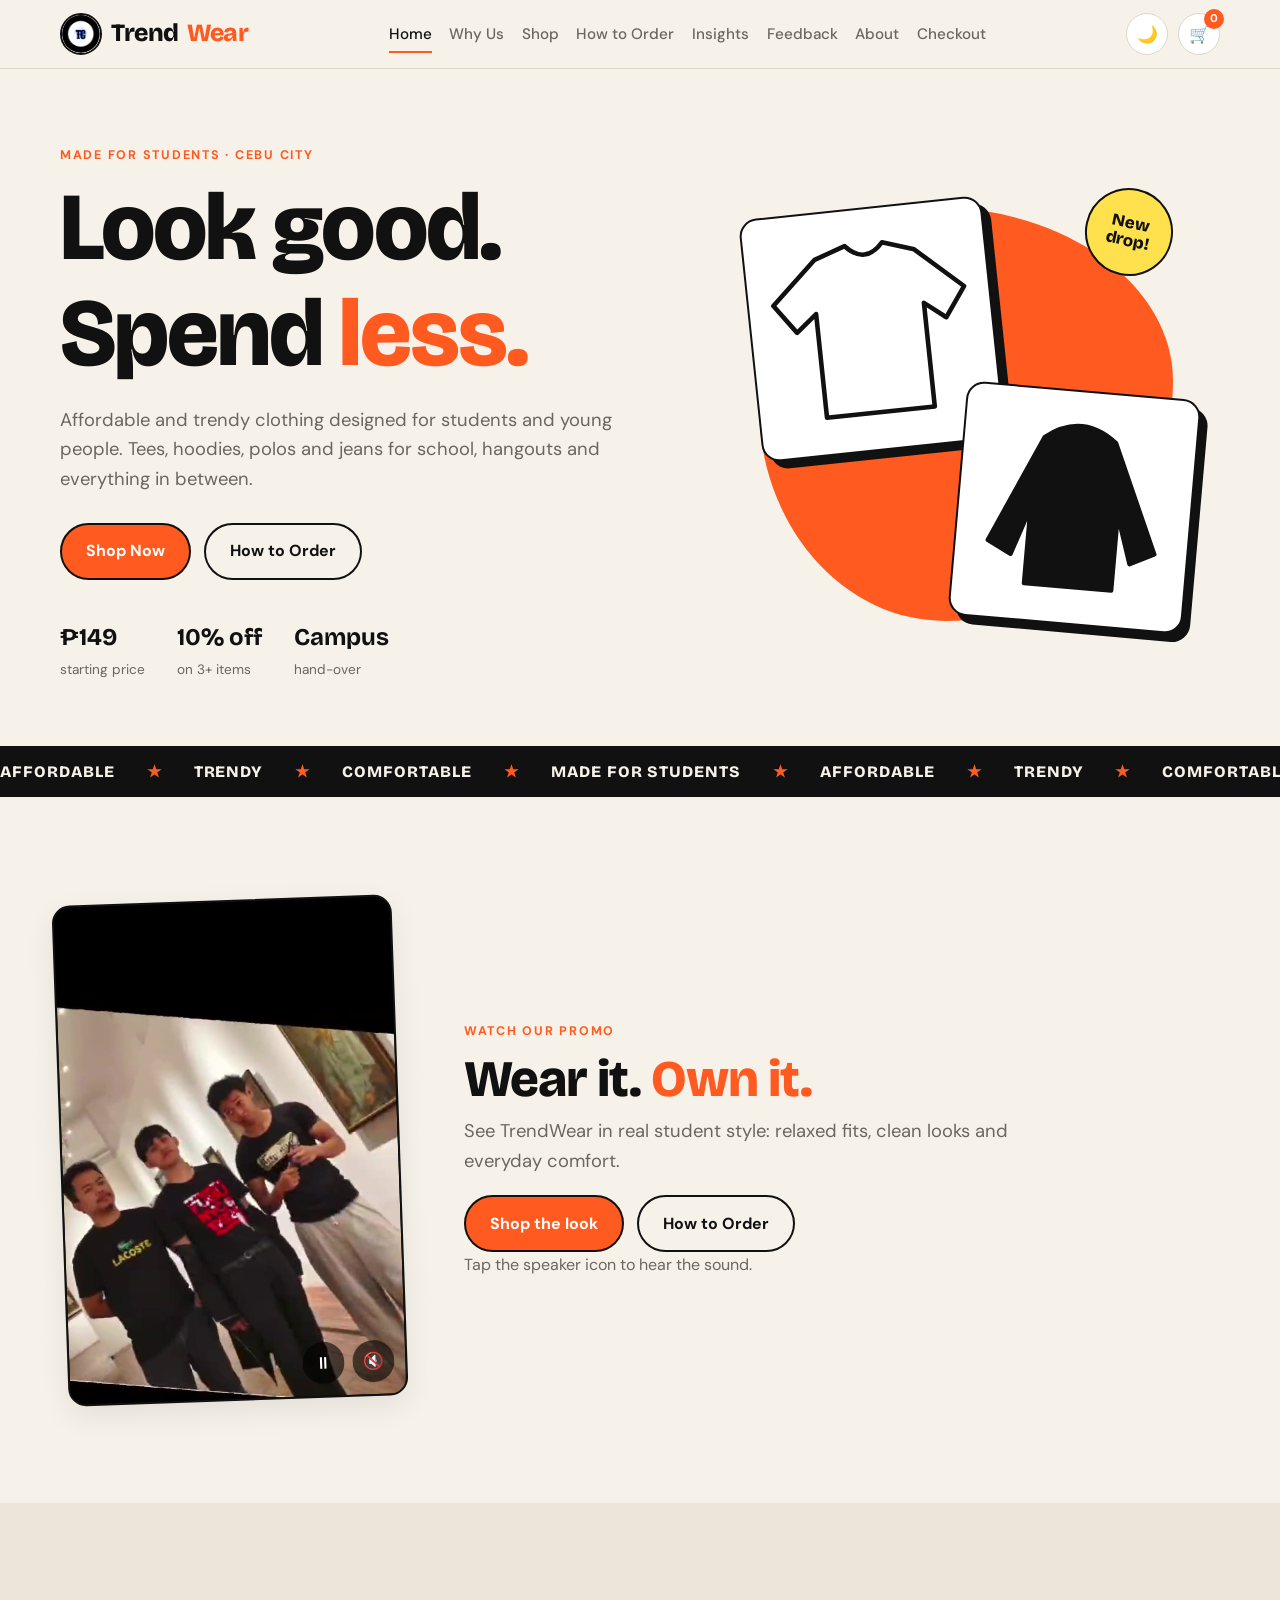
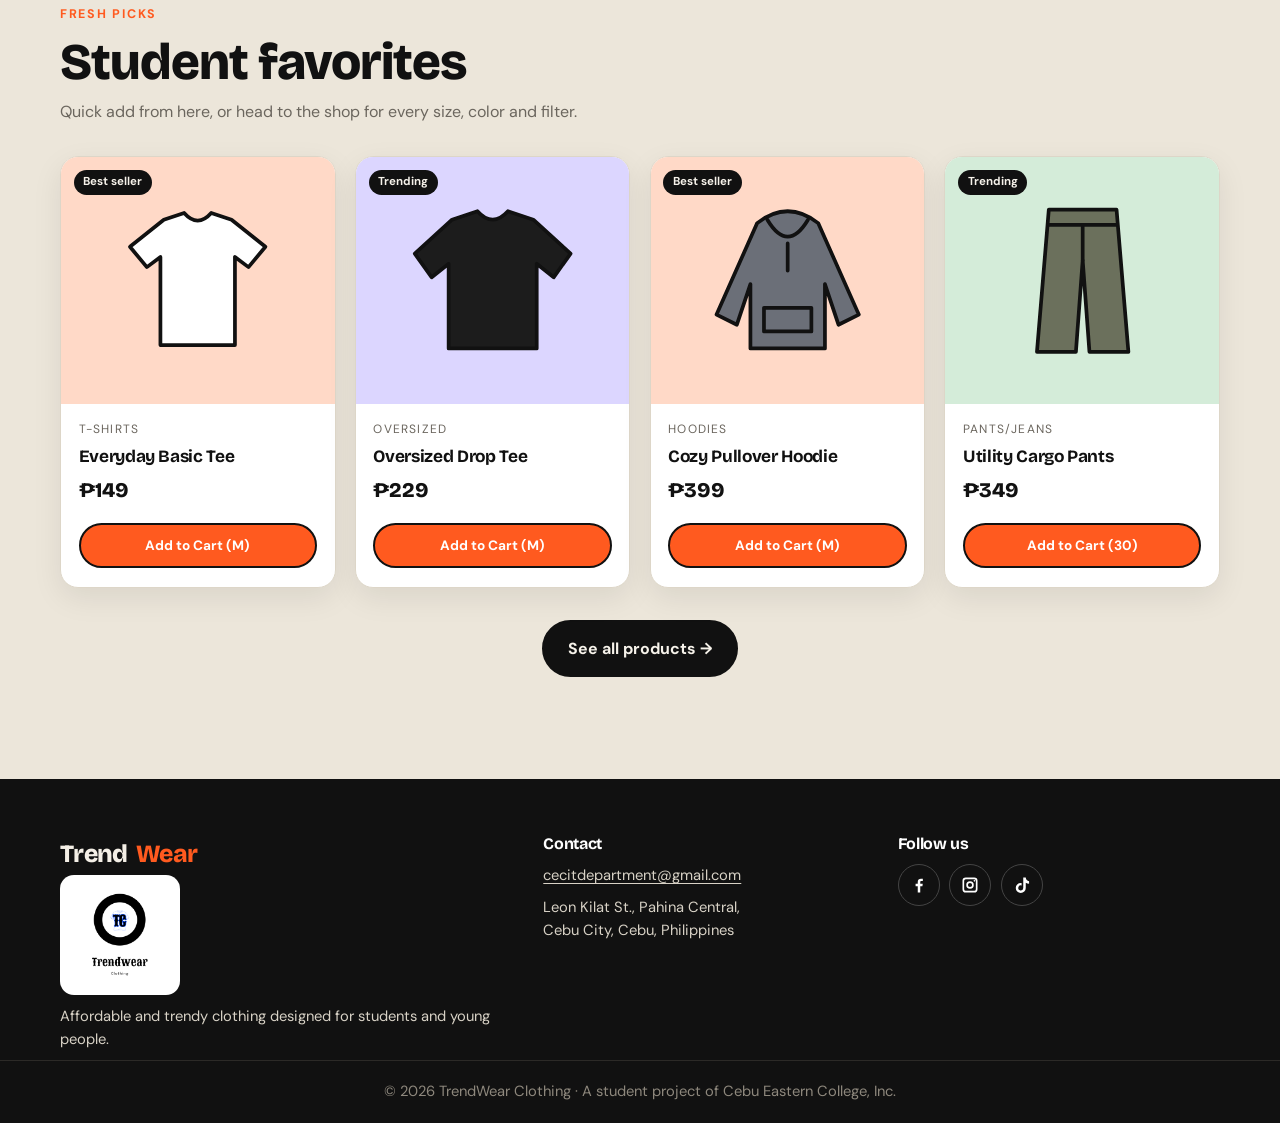
<file: index.html>
<!DOCTYPE html>
<html lang="en">
<head>
<meta charset="UTF-8">
<meta name="viewport" content="width=device-width, initial-scale=1">
<title>Home | TrendWear Clothing</title>
<meta name="description" content="TrendWear Clothing: affordable, comfortable and trendy clothes for students and young people in Cebu.">
<link rel="icon" href="high-resolution-color-logo.png">
<link rel="preconnect" href="https://fonts.googleapis.com">
<link rel="preconnect" href="https://fonts.gstatic.com" crossorigin>
<link href="https://fonts.googleapis.com/css2?family=Bricolage+Grotesque:opsz,wght@12..96,500;12..96,700;12..96,800&family=DM+Sans:wght@400;500;700&display=swap" rel="stylesheet">
<link rel="stylesheet" href="style.css">
<link rel="stylesheet" href="home.css">
</head>
<body>

<!-- ============ NAVBAR (same on every page) ============ -->
<header class="nav" id="navbar">
  <div class="container nav__inner">
    <a href="home.html" class="logo" aria-label="TrendWear home"><span class="logo__mark"><img src="high-resolution-color-logo.png" alt=""></span>Trend<span>Wear</span></a>
    <nav id="navLinks" class="nav__links" aria-label="Main">
      <a href="index.html">Home</a>
      <a href="whyus.html">Why Us</a>
      <a href="shop.html">Shop</a>
      <a href="howtoorder.html">How to Order</a>
      <a href="insight.html">Insights</a>
      <a href="feedback.html">Feedback</a>
      <a href="about.html">About</a>
      <a href="checkout.html">Checkout</a>
    </nav>
    <div class="nav__actions">
      <button class="icon-btn" id="themeToggle" aria-label="Toggle dark mode" title="Toggle dark mode">🌙</button>
      <button class="icon-btn cart-btn" id="openCart" aria-label="Open cart">🛒<span class="badge" id="cartCount">0</span></button>
      <button class="icon-btn burger" id="burger" aria-label="Open menu" aria-expanded="false">☰</button>
    </div>
  </div>
</header>

<main class="page-main">
<section class="hero" id="home">
  <div class="container hero__inner">
    <div class="hero__text">
      <p class="eyebrow">Made for students · Cebu City</p>
      <h1>Look good.<br>Spend <em>less.</em></h1>
      <p class="lead">Affordable and trendy clothing designed for students and young people. Tees, hoodies, polos and jeans for school, hangouts and everything in between.</p>
      <div class="hero__cta">
        <a href="shop.html" class="btn btn--primary">Shop Now</a>
        <a href="howtoorder.html" class="btn btn--ghost">How to Order</a>
      </div>
      <ul class="hero__stats">
        <li><strong>₱149</strong><span>starting price</span></li>
        <li><strong>10% off</strong><span>on 3+ items</span></li>
        <li><strong>Campus</strong><span>hand-over</span></li>
      </ul>
    </div>
    <div class="hero__art" aria-hidden="true">
      <div class="blob"></div>
      <div class="hero__card hero__card--1" id="heroTee"></div>
      <div class="hero__card hero__card--2" id="heroHoodie"></div>
      <span class="sticker">New<br>drop!</span>
    </div>
  </div>
  <div class="marquee" aria-hidden="true"><div class="marquee__track">
    <span>AFFORDABLE</span><span>★</span><span>TRENDY</span><span>★</span><span>COMFORTABLE</span><span>★</span><span>MADE FOR STUDENTS</span><span>★</span>
    <span>AFFORDABLE</span><span>★</span><span>TRENDY</span><span>★</span><span>COMFORTABLE</span><span>★</span><span>MADE FOR STUDENTS</span><span>★</span>
  </div></div>
</section>

<!-- ============ VIDEO AD (edit ad.mp4 / ad-poster.jpg to swap) ============ -->
<section class="section" id="ad">
  <div class="container ad">
    <figure class="ad__player" id="adPlayer">
      <video id="adVideo" src="ad.mp4" poster="ad-poster.jpg" muted playsinline loop preload="metadata" aria-label="TrendWear Clothing promo video"></video>
      <div class="ad__controls">
        <button type="button" class="icon-btn" id="adPlay" aria-label="Pause video">⏸</button>
        <button type="button" class="icon-btn" id="adMute" aria-label="Turn sound on">🔇</button>
      </div>
    </figure>
    <div class="ad__text">
      <p class="eyebrow">Watch our promo</p>
      <h2>Wear it. <em>Own it.</em></h2>
      <p class="lead">See TrendWear in real student style: relaxed fits, clean looks and everyday comfort.</p>
      <div class="hero__cta">
        <a href="shop.html" class="btn btn--primary">Shop the look</a>
        <a href="howtoorder.html" class="btn btn--ghost">How to Order</a>
      </div>
      <p class="muted" id="adHint">Tap the speaker icon to hear the sound.</p>
    </div>
  </div>
</section>

<!-- ============ FRESH PICKS (rendered by home.js) ============ -->
<section class="section section--alt">
  <div class="container">
    <p class="eyebrow">Fresh picks</p>
    <h2>Student favorites</h2>
    <p class="section__sub">Quick add from here, or head to the shop for every size, color and filter.</p>
    <div class="grid grid--products" id="featured"></div>
    <p class="fresh-cta"><a class="btn btn--dark" href="shop.html">See all products →</a></p>
  </div>
</section>
</main>

<footer class="footer">
  <div class="container footer__inner">
    <div>
      <a href="home.html" class="logo logo--light">Trend<span>Wear</span></a>
      <img class="footer-logo" src="high-resolution-color-logo.png" alt="TrendWear Clothing logo"><p>Affordable and trendy clothing designed for students and young people.</p>
    </div>
    <div>
      <h4>Contact</h4>
      <p><a href="mailto:cecitdepartment@gmail.com">cecitdepartment@gmail.com</a></p>
      <p>Leon Kilat St., Pahina Central,<br>Cebu City, Cebu, Philippines</p>
    </div>
    <div>
      <h4>Follow us</h4>
      <div class="social">
        <a href="#" aria-label="Facebook" title="Facebook"><svg viewBox="0 0 24 24"><path d="M13.5 21v-7.5h2.6l.4-3h-3V8.7c0-.9.3-1.5 1.5-1.5h1.6V4.5c-.3 0-1.2-.1-2.3-.1-2.3 0-3.8 1.4-3.8 3.9v2.2H7.9v3h2.6V21z"/></svg></a>
        <a href="#" aria-label="Instagram" title="Instagram"><svg viewBox="0 0 24 24"><path d="M7 3h10a4 4 0 0 1 4 4v10a4 4 0 0 1-4 4H7a4 4 0 0 1-4-4V7a4 4 0 0 1 4-4zm0 2a2 2 0 0 0-2 2v10a2 2 0 0 0 2 2h10a2 2 0 0 0 2-2V7a2 2 0 0 0-2-2zm5 2.5A4.5 4.5 0 1 1 7.5 12 4.5 4.5 0 0 1 12 7.5zm0 2A2.5 2.5 0 1 0 14.5 12 2.5 2.5 0 0 0 12 9.5zM17.3 6a1 1 0 1 1-1 1 1 1 0 0 1 1-1z"/></svg></a>
        <a href="#" aria-label="TikTok" title="TikTok"><svg viewBox="0 0 24 24"><path d="M16.5 3a5 5 0 0 0 4 4.4v3a8 8 0 0 1-4-1.2v6.3a6 6 0 1 1-6-6c.3 0 .7 0 1 .1v3.1a3 3 0 1 0 2 2.8V3z"/></svg></a>
      </div>
    </div>
  </div>
  <p class="copy">© <span id="year"></span> TrendWear Clothing · A student project of Cebu Eastern College, Inc.</p>
</footer>

<button class="to-top" id="toTop" aria-label="Back to top" hidden>↑</button>

<!-- ============ CART DRAWER ============ -->
<div class="overlay" id="overlay" hidden></div>
<aside class="drawer" id="drawer" aria-label="Shopping cart" aria-hidden="true">
  <div class="drawer__head"><h3>Your cart</h3><button class="icon-btn" id="closeCart" aria-label="Close cart">✕</button></div>
  <div class="drawer__body" id="cartBody"></div>
  <div class="drawer__foot">
    <dl class="totals" id="cartTotals"></dl>
    <button class="btn btn--primary btn--block" id="checkoutBtn">Go to checkout</button>
    <button class="link-btn" id="clearCart">Clear cart</button>
  </div>
</aside>

<!-- ============ MODAL ============ -->
<div class="modal" id="modal" hidden role="dialog" aria-modal="true" aria-labelledby="modalTitle">
  <div class="modal__box">
    <button class="icon-btn modal__close" id="modalClose" aria-label="Close dialog">✕</button>
    <div id="modalContent"></div>
  </div>
</div>

<div class="toasts" id="toasts" aria-live="polite"></div>

<script src="common.js"></script>
<script src="home.js"></script>
</body>
</html>
</file>
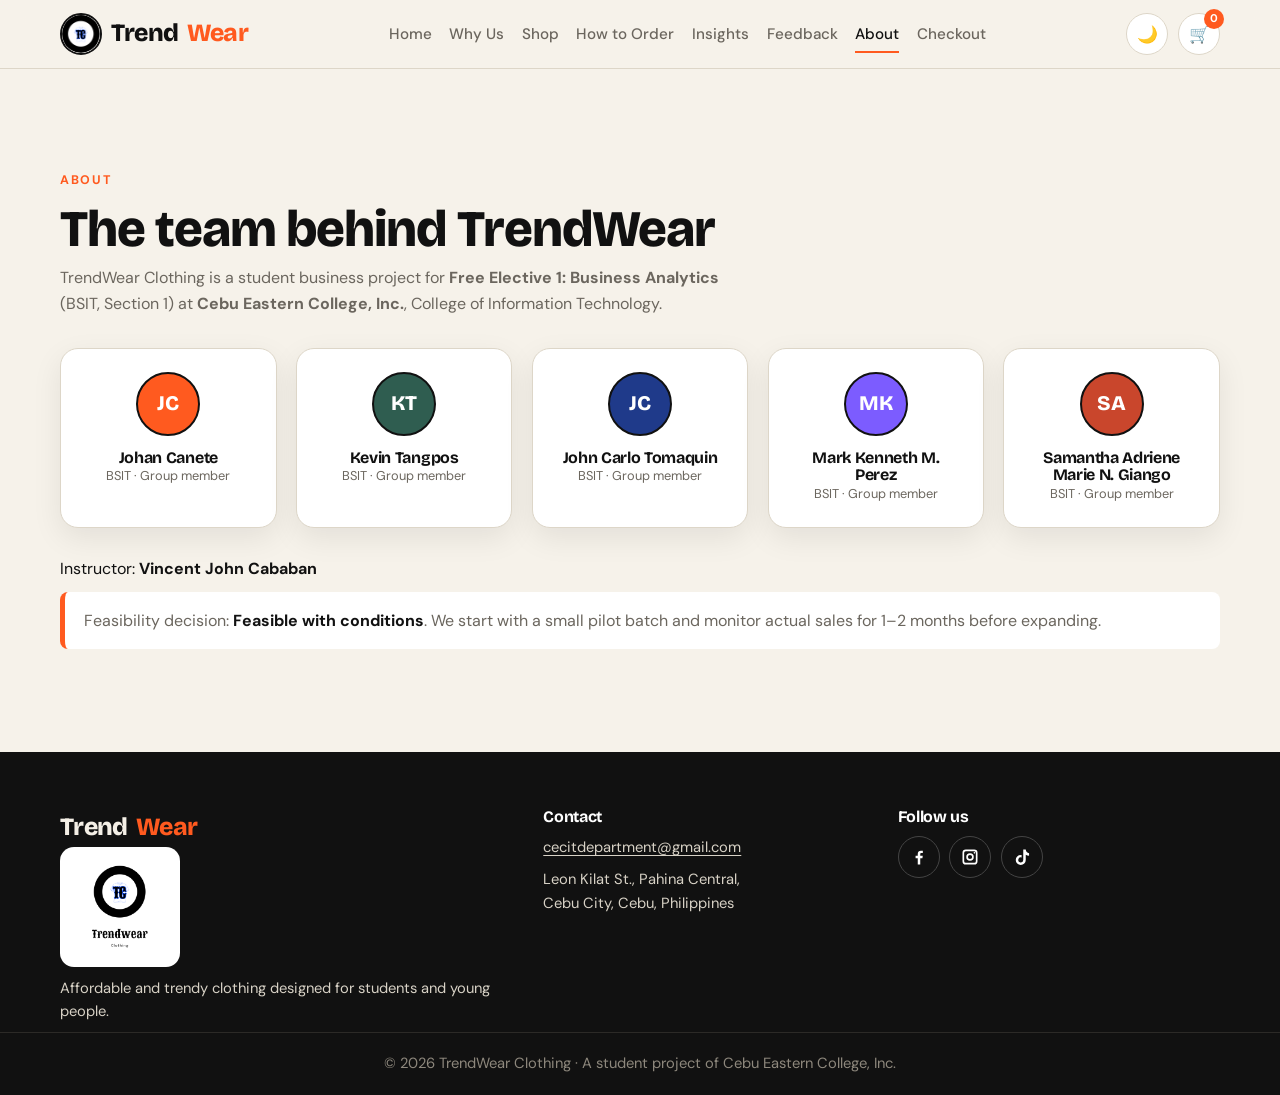
<file: about.html>
<!DOCTYPE html>
<html lang="en">
<head>
<meta charset="UTF-8">
<meta name="viewport" content="width=device-width, initial-scale=1">
<title>About | TrendWear Clothing</title>
<meta name="description" content="TrendWear Clothing: affordable, comfortable and trendy clothes for students and young people in Cebu.">
<link rel="icon" href="high-resolution-color-logo.png">
<link rel="preconnect" href="https://fonts.googleapis.com">
<link rel="preconnect" href="https://fonts.gstatic.com" crossorigin>
<link href="https://fonts.googleapis.com/css2?family=Bricolage+Grotesque:opsz,wght@12..96,500;12..96,700;12..96,800&family=DM+Sans:wght@400;500;700&display=swap" rel="stylesheet">
<link rel="stylesheet" href="style.css">
<link rel="stylesheet" href="about.css">
</head>
<body>

<!-- ============ NAVBAR (same on every page) ============ -->
<header class="nav" id="navbar">
  <div class="container nav__inner">
    <a href="index.html" class="logo" aria-label="TrendWear home"><span class="logo__mark"><img src="high-resolution-color-logo.png" alt=""></span>Trend<span>Wear</span></a>
    <nav id="navLinks" class="nav__links" aria-label="Main">
      <a href="index.html">Home</a>
      <a href="whyus.html">Why Us</a>
      <a href="shop.html">Shop</a>
      <a href="howtoorder.html">How to Order</a>
      <a href="insight.html">Insights</a>
      <a href="feedback.html">Feedback</a>
      <a href="about.html">About</a>
      <a href="checkout.html">Checkout</a>
    </nav>
    <div class="nav__actions">
      <button class="icon-btn" id="themeToggle" aria-label="Toggle dark mode" title="Toggle dark mode">🌙</button>
      <button class="icon-btn cart-btn" id="openCart" aria-label="Open cart">🛒<span class="badge" id="cartCount">0</span></button>
      <button class="icon-btn burger" id="burger" aria-label="Open menu" aria-expanded="false">☰</button>
    </div>
  </div>
</header>

<main class="page-main">
<section class="section" id="about">
  <div class="container">
    <p class="eyebrow">About</p>
    <h2>The team behind TrendWear</h2>
    <p class="section__sub">TrendWear Clothing is a student business project for <strong>Free Elective 1: Business Analytics</strong> (BSIT, Section 1) at <strong>Cebu Eastern College, Inc.</strong>, College of Information Technology.</p>
    <div class="grid grid--5 team" id="team"></div>
    <p class="instructor">Instructor: <strong>Vincent John Cababan</strong></p>
    <p class="note">Feasibility decision: <strong>Feasible with conditions</strong>. We start with a small pilot batch and monitor actual sales for 1–2 months before expanding.</p>
  </div>
</section>
</main>

<footer class="footer">
  <div class="container footer__inner">
    <div>
      <a href="home.html" class="logo logo--light">Trend<span>Wear</span></a>
      <img class="footer-logo" src="high-resolution-color-logo.png" alt="TrendWear Clothing logo"><p>Affordable and trendy clothing designed for students and young people.</p>
    </div>
    <div>
      <h4>Contact</h4>
      <p><a href="mailto:cecitdepartment@gmail.com">cecitdepartment@gmail.com</a></p>
      <p>Leon Kilat St., Pahina Central,<br>Cebu City, Cebu, Philippines</p>
    </div>
    <div>
      <h4>Follow us</h4>
      <div class="social">
        <a href="https://www.facebook.com/milky.monte.2024/" aria-label="Facebook" title="Facebook"><svg viewBox="0 0 24 24"><path d="M13.5 21v-7.5h2.6l.4-3h-3V8.7c0-.9.3-1.5 1.5-1.5h1.6V4.5c-.3 0-1.2-.1-2.3-.1-2.3 0-3.8 1.4-3.8 3.9v2.2H7.9v3h2.6V21z"/></svg></a>
        <a href="https://www.instagram.com/p/DdK-0Kmhf_E/" aria-label="Instagram" title="Instagram"><svg viewBox="0 0 24 24"><path d="M7 3h10a4 4 0 0 1 4 4v10a4 4 0 0 1-4 4H7a4 4 0 0 1-4-4V7a4 4 0 0 1 4-4zm0 2a2 2 0 0 0-2 2v10a2 2 0 0 0 2 2h10a2 2 0 0 0 2-2V7a2 2 0 0 0-2-2zm5 2.5A4.5 4.5 0 1 1 7.5 12 4.5 4.5 0 0 1 12 7.5zm0 2A2.5 2.5 0 1 0 14.5 12 2.5 2.5 0 0 0 12 9.5zM17.3 6a1 1 0 1 1-1 1 1 1 0 0 1 1-1z"/></svg></a>
        <a href="https://www.google.com/imgres?q=rae%20lil%20black&imgurl=https%3A%2F%2Fi1.sndcdn.com%2Fartworks-bUeOGCsSO2W3iD8d-Snw6SA-t500x500.jpg&imgrefurl=https%3A%2F%2Fsoundcloud.com%2Fspoil-766422414%2Frae-lil-black-prodteku&docid=FL6WyKQJr_-IgM&tbnid=l2E8zGUK3gkRrM&vet=12ahUKEwiXyN7y8tGXAxUlleEIHSFpAIcQnPAOegUIugIQAA..i&w=500&h=500&hcb=2&ved=2ahUKEwiXyN7y8tGXAxUlleEIHSFpAIcQnPAOegUIugIQAA" aria-label="TikTok" title="TikTok"><svg viewBox="0 0 24 24"><path d="M16.5 3a5 5 0 0 0 4 4.4v3a8 8 0 0 1-4-1.2v6.3a6 6 0 1 1-6-6c.3 0 .7 0 1 .1v3.1a3 3 0 1 0 2 2.8V3z"/></svg></a>
      </div>
    </div>
  </div>
  <p class="copy">© <span id="year"></span> TrendWear Clothing · A student project of Cebu Eastern College, Inc.</p>
</footer>

<button class="to-top" id="toTop" aria-label="Back to top" hidden>↑</button>

<!-- ============ CART DRAWER ============ -->
<div class="overlay" id="overlay" hidden></div>
<aside class="drawer" id="drawer" aria-label="Shopping cart" aria-hidden="true">
  <div class="drawer__head"><h3>Your cart</h3><button class="icon-btn" id="closeCart" aria-label="Close cart">✕</button></div>
  <div class="drawer__body" id="cartBody"></div>
  <div class="drawer__foot">
    <dl class="totals" id="cartTotals"></dl>
    <button class="btn btn--primary btn--block" id="checkoutBtn">Go to checkout</button>
    <button class="link-btn" id="clearCart">Clear cart</button>
  </div>
</aside>

<!-- ============ MODAL ============ -->
<div class="modal" id="modal" hidden role="dialog" aria-modal="true" aria-labelledby="modalTitle">
  <div class="modal__box">
    <button class="icon-btn modal__close" id="modalClose" aria-label="Close dialog">✕</button>
    <div id="modalContent"></div>
  </div>
</div>

<div class="toasts" id="toasts" aria-live="polite"></div>

<script src="common.js"></script>
<script src="about.js"></script>
</body>
</html>
</file>
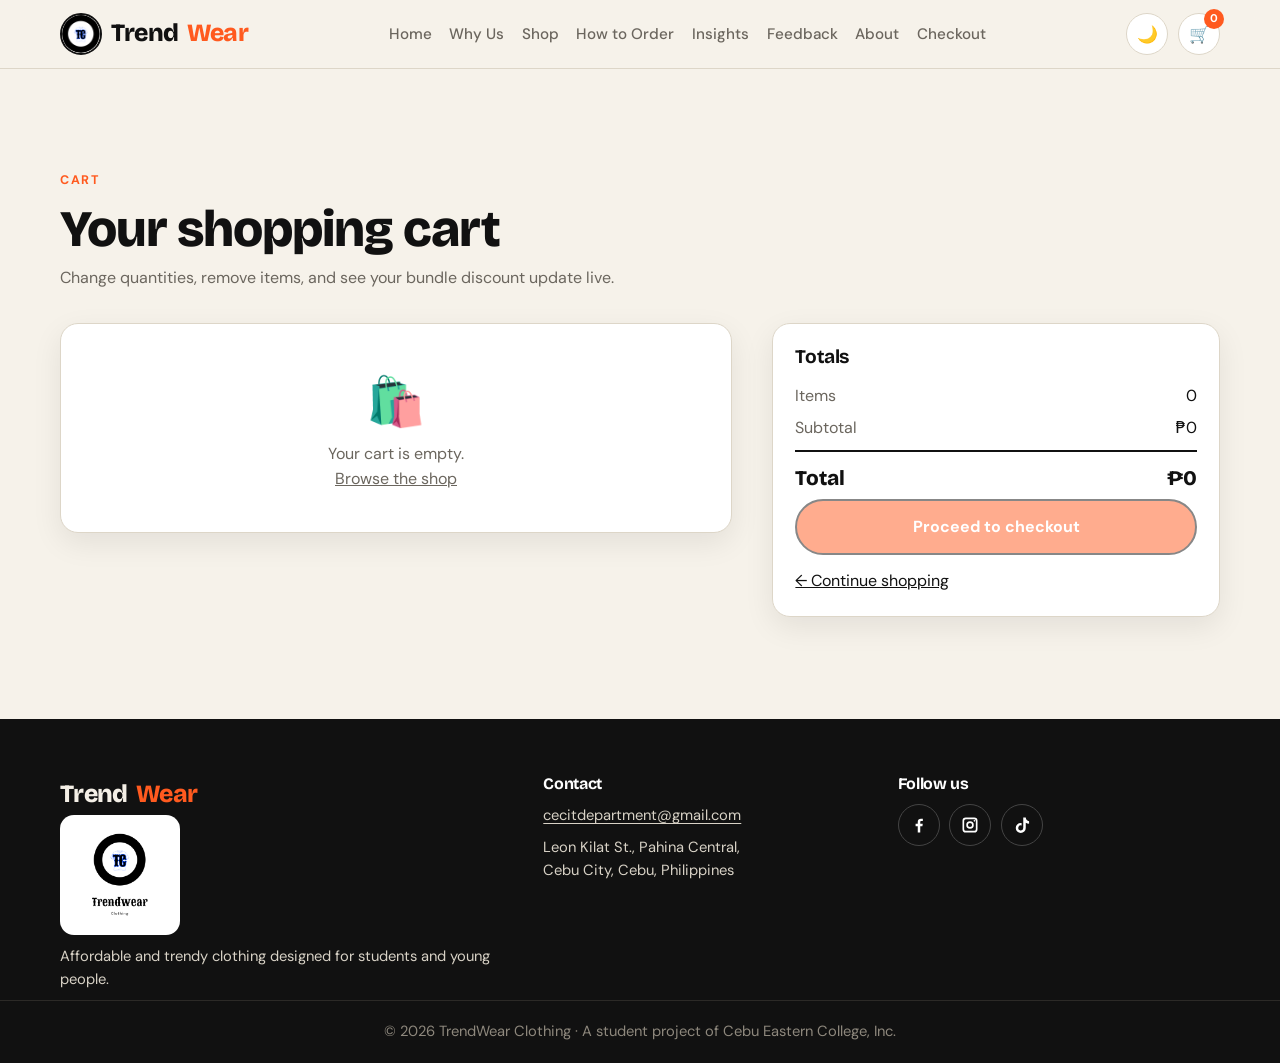
<file: cart.html>
<!DOCTYPE html>
<html lang="en">
<head>
<meta charset="UTF-8">
<meta name="viewport" content="width=device-width, initial-scale=1">
<title>Your Cart | TrendWear Clothing</title>
<meta name="description" content="TrendWear Clothing: affordable, comfortable and trendy clothes for students and young people in Cebu.">
<link rel="icon" href="high-resolution-color-logo.png">
<link rel="preconnect" href="https://fonts.googleapis.com">
<link rel="preconnect" href="https://fonts.gstatic.com" crossorigin>
<link href="https://fonts.googleapis.com/css2?family=Bricolage+Grotesque:opsz,wght@12..96,500;12..96,700;12..96,800&family=DM+Sans:wght@400;500;700&display=swap" rel="stylesheet">
<link rel="stylesheet" href="style.css">
<link rel="stylesheet" href="cart.css">
</head>
<body>

<!-- ============ NAVBAR (same on every page) ============ -->
<header class="nav" id="navbar">
  <div class="container nav__inner">
    <a href="index.html" class="logo" aria-label="TrendWear home"><span class="logo__mark"><img src="high-resolution-color-logo.png" alt=""></span>Trend<span>Wear</span></a>
    <nav id="navLinks" class="nav__links" aria-label="Main">
      <a href="index.html">Home</a>
      <a href="whyus.html">Why Us</a>
      <a href="shop.html">Shop</a>
      <a href="howtoorder.html">How to Order</a>
      <a href="insight.html">Insights</a>
      <a href="feedback.html">Feedback</a>
      <a href="about.html">About</a>
      <a href="checkout.html">Checkout</a>
    </nav>
    <div class="nav__actions">
      <button class="icon-btn" id="themeToggle" aria-label="Toggle dark mode" title="Toggle dark mode">🌙</button>
      <button class="icon-btn cart-btn" id="openCart" aria-label="Open cart">🛒<span class="badge" id="cartCount">0</span></button>
      <button class="icon-btn burger" id="burger" aria-label="Open menu" aria-expanded="false">☰</button>
    </div>
  </div>
</header>

<main class="page-main">
<section class="section" id="cartSection">
  <div class="container">
    <p class="eyebrow">Cart</p>
    <h2>Your shopping cart</h2>
    <p class="section__sub">Change quantities, remove items, and see your bundle discount update live.</p>
    <div class="checkout">
      <div id="cartPage"></div>
      <aside class="summary card" aria-label="Cart totals">
        <h3>Totals</h3>
        <dl class="totals" id="pageTotals"></dl>
        <a class="btn btn--primary btn--block" id="toCheckout" href="checkout.html">Proceed to checkout</a>
        <button class="link-btn" id="pageClear" type="button">Clear cart</button>
        <p style="margin-top:.8rem"><a href="shop.html">← Continue shopping</a></p>
      </aside>
    </div>
  </div>
</section>
</main>

<footer class="footer">
  <div class="container footer__inner">
    <div>
      <a href="home.html" class="logo logo--light">Trend<span>Wear</span></a>
      <img class="footer-logo" src="high-resolution-color-logo.png" alt="TrendWear Clothing logo"><p>Affordable and trendy clothing designed for students and young people.</p>
    </div>
    <div>
      <h4>Contact</h4>
      <p><a href="mailto:cecitdepartment@gmail.com">cecitdepartment@gmail.com</a></p>
      <p>Leon Kilat St., Pahina Central,<br>Cebu City, Cebu, Philippines</p>
    </div>
    <div>
      <h4>Follow us</h4>
      <div class="social">
        <a href="#" aria-label="Facebook" title="Facebook"><svg viewBox="0 0 24 24"><path d="M13.5 21v-7.5h2.6l.4-3h-3V8.7c0-.9.3-1.5 1.5-1.5h1.6V4.5c-.3 0-1.2-.1-2.3-.1-2.3 0-3.8 1.4-3.8 3.9v2.2H7.9v3h2.6V21z"/></svg></a>
        <a href="#" aria-label="Instagram" title="Instagram"><svg viewBox="0 0 24 24"><path d="M7 3h10a4 4 0 0 1 4 4v10a4 4 0 0 1-4 4H7a4 4 0 0 1-4-4V7a4 4 0 0 1 4-4zm0 2a2 2 0 0 0-2 2v10a2 2 0 0 0 2 2h10a2 2 0 0 0 2-2V7a2 2 0 0 0-2-2zm5 2.5A4.5 4.5 0 1 1 7.5 12 4.5 4.5 0 0 1 12 7.5zm0 2A2.5 2.5 0 1 0 14.5 12 2.5 2.5 0 0 0 12 9.5zM17.3 6a1 1 0 1 1-1 1 1 1 0 0 1 1-1z"/></svg></a>
        <a href="#" aria-label="TikTok" title="TikTok"><svg viewBox="0 0 24 24"><path d="M16.5 3a5 5 0 0 0 4 4.4v3a8 8 0 0 1-4-1.2v6.3a6 6 0 1 1-6-6c.3 0 .7 0 1 .1v3.1a3 3 0 1 0 2 2.8V3z"/></svg></a>
      </div>
    </div>
  </div>
  <p class="copy">© <span id="year"></span> TrendWear Clothing · A student project of Cebu Eastern College, Inc.</p>
</footer>

<button class="to-top" id="toTop" aria-label="Back to top" hidden>↑</button>

<!-- ============ CART DRAWER ============ -->
<div class="overlay" id="overlay" hidden></div>
<aside class="drawer" id="drawer" aria-label="Shopping cart" aria-hidden="true">
  <div class="drawer__head"><h3>Your cart</h3><button class="icon-btn" id="closeCart" aria-label="Close cart">✕</button></div>
  <div class="drawer__body" id="cartBody"></div>
  <div class="drawer__foot">
    <dl class="totals" id="cartTotals"></dl>
    <button class="btn btn--primary btn--block" id="checkoutBtn">Go to checkout</button>
    <button class="link-btn" id="clearCart">Clear cart</button>
  </div>
</aside>

<!-- ============ MODAL ============ -->
<div class="modal" id="modal" hidden role="dialog" aria-modal="true" aria-labelledby="modalTitle">
  <div class="modal__box">
    <button class="icon-btn modal__close" id="modalClose" aria-label="Close dialog">✕</button>
    <div id="modalContent"></div>
  </div>
</div>

<div class="toasts" id="toasts" aria-live="polite"></div>

<script src="common.js"></script>
<script src="cart.js"></script>
</body>
</html>
</file>
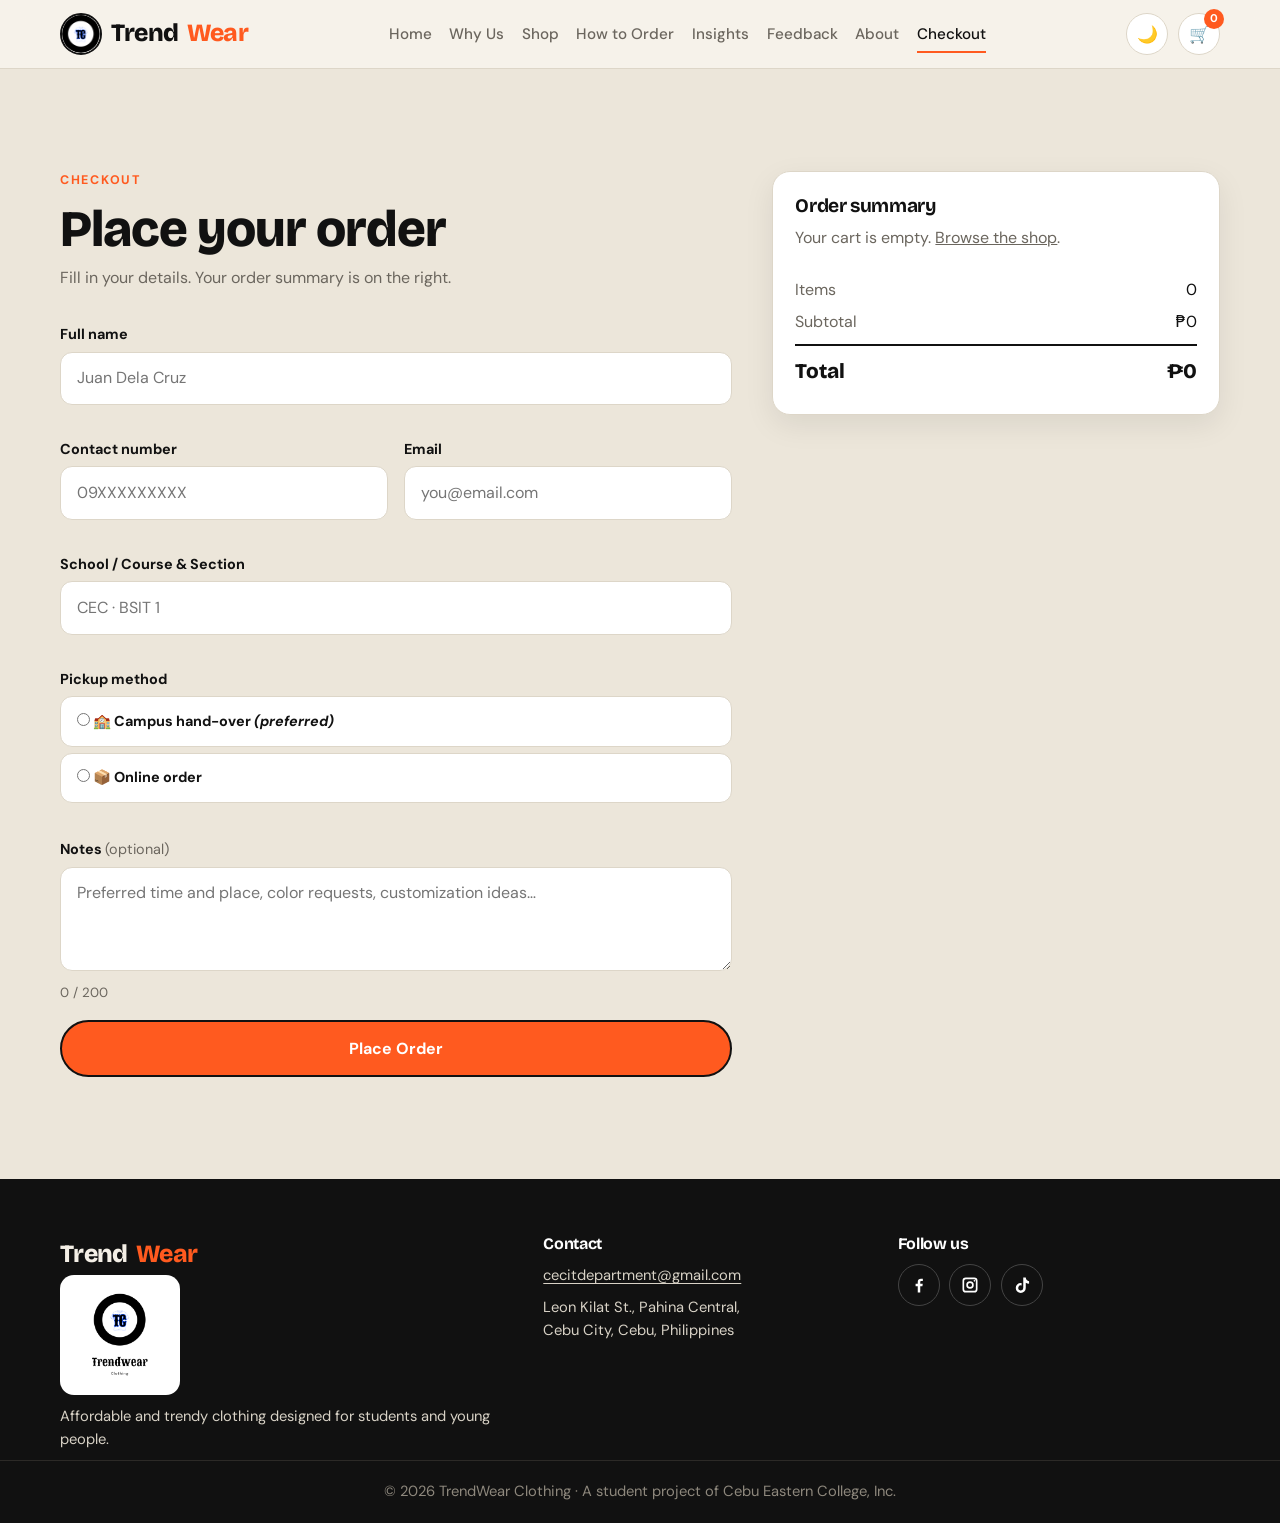
<file: checkout.html>
<!DOCTYPE html>
<html lang="en">
<head>
<meta charset="UTF-8">
<meta name="viewport" content="width=device-width, initial-scale=1">
<title>Checkout | TrendWear Clothing</title>
<meta name="description" content="TrendWear Clothing: affordable, comfortable and trendy clothes for students and young people in Cebu.">
<link rel="icon" href="high-resolution-color-logo.png">
<link rel="preconnect" href="https://fonts.googleapis.com">
<link rel="preconnect" href="https://fonts.gstatic.com" crossorigin>
<link href="https://fonts.googleapis.com/css2?family=Bricolage+Grotesque:opsz,wght@12..96,500;12..96,700;12..96,800&family=DM+Sans:wght@400;500;700&display=swap" rel="stylesheet">
<link rel="stylesheet" href="style.css">
<link rel="stylesheet" href="checkout.css">
</head>
<body>

<!-- ============ NAVBAR (same on every page) ============ -->
<header class="nav" id="navbar">
  <div class="container nav__inner">
    <a href="index.html" class="logo" aria-label="TrendWear home"><span class="logo__mark"><img src="high-resolution-color-logo.png" alt=""></span>Trend<span>Wear</span></a>
    <nav id="navLinks" class="nav__links" aria-label="Main">
      <a href="index.html">Home</a>
      <a href="whyus.html">Why Us</a>
      <a href="shop.html">Shop</a>
      <a href="howtoorder.html">How to Order</a>
      <a href="insight.html">Insights</a>
      <a href="feedback.html">Feedback</a>
      <a href="about.html">About</a>
      <a href="checkout.html">Checkout</a>
    </nav>
    <div class="nav__actions">
      <button class="icon-btn" id="themeToggle" aria-label="Toggle dark mode" title="Toggle dark mode">🌙</button>
      <button class="icon-btn cart-btn" id="openCart" aria-label="Open cart">🛒<span class="badge" id="cartCount">0</span></button>
      <button class="icon-btn burger" id="burger" aria-label="Open menu" aria-expanded="false">☰</button>
    </div>
  </div>
</header>

<main class="page-main">
<section class="section section--alt" id="checkout">
  <div class="container checkout">
    <div>
      <p class="eyebrow">Checkout</p>
      <h2>Place your order</h2>
      <p class="section__sub">Fill in your details. Your order summary is on the right.</p>
      <form id="orderForm" novalidate>
        <div class="field"><label for="fName">Full name</label><input id="fName" name="name" type="text" autocomplete="name" placeholder="Juan Dela Cruz"><small class="err" data-for="fName"></small></div>
        <div class="row">
          <div class="field"><label for="fPhone">Contact number</label><input id="fPhone" name="phone" type="tel" inputmode="numeric" placeholder="09XXXXXXXXX" maxlength="13"><small class="err" data-for="fPhone"></small></div>
          <div class="field"><label for="fEmail">Email</label><input id="fEmail" name="email" type="email" autocomplete="email" placeholder="you@email.com"><small class="err" data-for="fEmail"></small></div>
        </div>
        <div class="field"><label for="fSchool">School / Course &amp; Section</label><input id="fSchool" name="school" type="text" placeholder="CEC · BSIT 1"><small class="err" data-for="fSchool"></small></div>
        <fieldset class="field">
          <legend>Pickup method</legend>
          <label class="radio"><input type="radio" name="pickup" value="Campus hand-over"> <span>🏫 Campus hand-over <em>(preferred)</em></span></label>
          <label class="radio"><input type="radio" name="pickup" value="Online order"> <span>📦 Online order</span></label>
          <small class="err" data-for="pickup"></small>
        </fieldset>
        <div class="field"><label for="fNotes">Notes <span class="muted">(optional)</span></label><textarea id="fNotes" name="notes" rows="3" maxlength="200" placeholder="Preferred time and place, color requests, customization ideas…"></textarea><small class="muted" id="notesCount">0 / 200</small></div>
        <button type="submit" class="btn btn--primary btn--block">Place Order</button>
      </form>
    </div>
    <aside class="summary card" aria-label="Order summary">
      <h3>Order summary</h3>
      <div id="summaryItems"></div>
      <dl class="totals" id="summaryTotals"></dl>
    </aside>
  </div>
</section>
</main>

<footer class="footer">
  <div class="container footer__inner">
    <div>
      <a href="home.html" class="logo logo--light">Trend<span>Wear</span></a>
      <img class="footer-logo" src="high-resolution-color-logo.png" alt="TrendWear Clothing logo"><p>Affordable and trendy clothing designed for students and young people.</p>
    </div>
    <div>
      <h4>Contact</h4>
      <p><a href="mailto:cecitdepartment@gmail.com">cecitdepartment@gmail.com</a></p>
      <p>Leon Kilat St., Pahina Central,<br>Cebu City, Cebu, Philippines</p>
    </div>
    <div>
      <h4>Follow us</h4>
      <div class="social">
        <a href="#" aria-label="Facebook" title="Facebook"><svg viewBox="0 0 24 24"><path d="M13.5 21v-7.5h2.6l.4-3h-3V8.7c0-.9.3-1.5 1.5-1.5h1.6V4.5c-.3 0-1.2-.1-2.3-.1-2.3 0-3.8 1.4-3.8 3.9v2.2H7.9v3h2.6V21z"/></svg></a>
        <a href="#" aria-label="Instagram" title="Instagram"><svg viewBox="0 0 24 24"><path d="M7 3h10a4 4 0 0 1 4 4v10a4 4 0 0 1-4 4H7a4 4 0 0 1-4-4V7a4 4 0 0 1 4-4zm0 2a2 2 0 0 0-2 2v10a2 2 0 0 0 2 2h10a2 2 0 0 0 2-2V7a2 2 0 0 0-2-2zm5 2.5A4.5 4.5 0 1 1 7.5 12 4.5 4.5 0 0 1 12 7.5zm0 2A2.5 2.5 0 1 0 14.5 12 2.5 2.5 0 0 0 12 9.5zM17.3 6a1 1 0 1 1-1 1 1 1 0 0 1 1-1z"/></svg></a>
        <a href="#" aria-label="TikTok" title="TikTok"><svg viewBox="0 0 24 24"><path d="M16.5 3a5 5 0 0 0 4 4.4v3a8 8 0 0 1-4-1.2v6.3a6 6 0 1 1-6-6c.3 0 .7 0 1 .1v3.1a3 3 0 1 0 2 2.8V3z"/></svg></a>
      </div>
    </div>
  </div>
  <p class="copy">© <span id="year"></span> TrendWear Clothing · A student project of Cebu Eastern College, Inc.</p>
</footer>

<button class="to-top" id="toTop" aria-label="Back to top" hidden>↑</button>

<!-- ============ CART DRAWER ============ -->
<div class="overlay" id="overlay" hidden></div>
<aside class="drawer" id="drawer" aria-label="Shopping cart" aria-hidden="true">
  <div class="drawer__head"><h3>Your cart</h3><button class="icon-btn" id="closeCart" aria-label="Close cart">✕</button></div>
  <div class="drawer__body" id="cartBody"></div>
  <div class="drawer__foot">
    <dl class="totals" id="cartTotals"></dl>
    <button class="btn btn--primary btn--block" id="checkoutBtn">Go to checkout</button>
    <button class="link-btn" id="clearCart">Clear cart</button>
  </div>
</aside>

<!-- ============ MODAL ============ -->
<div class="modal" id="modal" hidden role="dialog" aria-modal="true" aria-labelledby="modalTitle">
  <div class="modal__box">
    <button class="icon-btn modal__close" id="modalClose" aria-label="Close dialog">✕</button>
    <div id="modalContent"></div>
  </div>
</div>

<div class="toasts" id="toasts" aria-live="polite"></div>

<script src="common.js"></script>
<script src="checkout.js"></script>
</body>
</html>
</file>
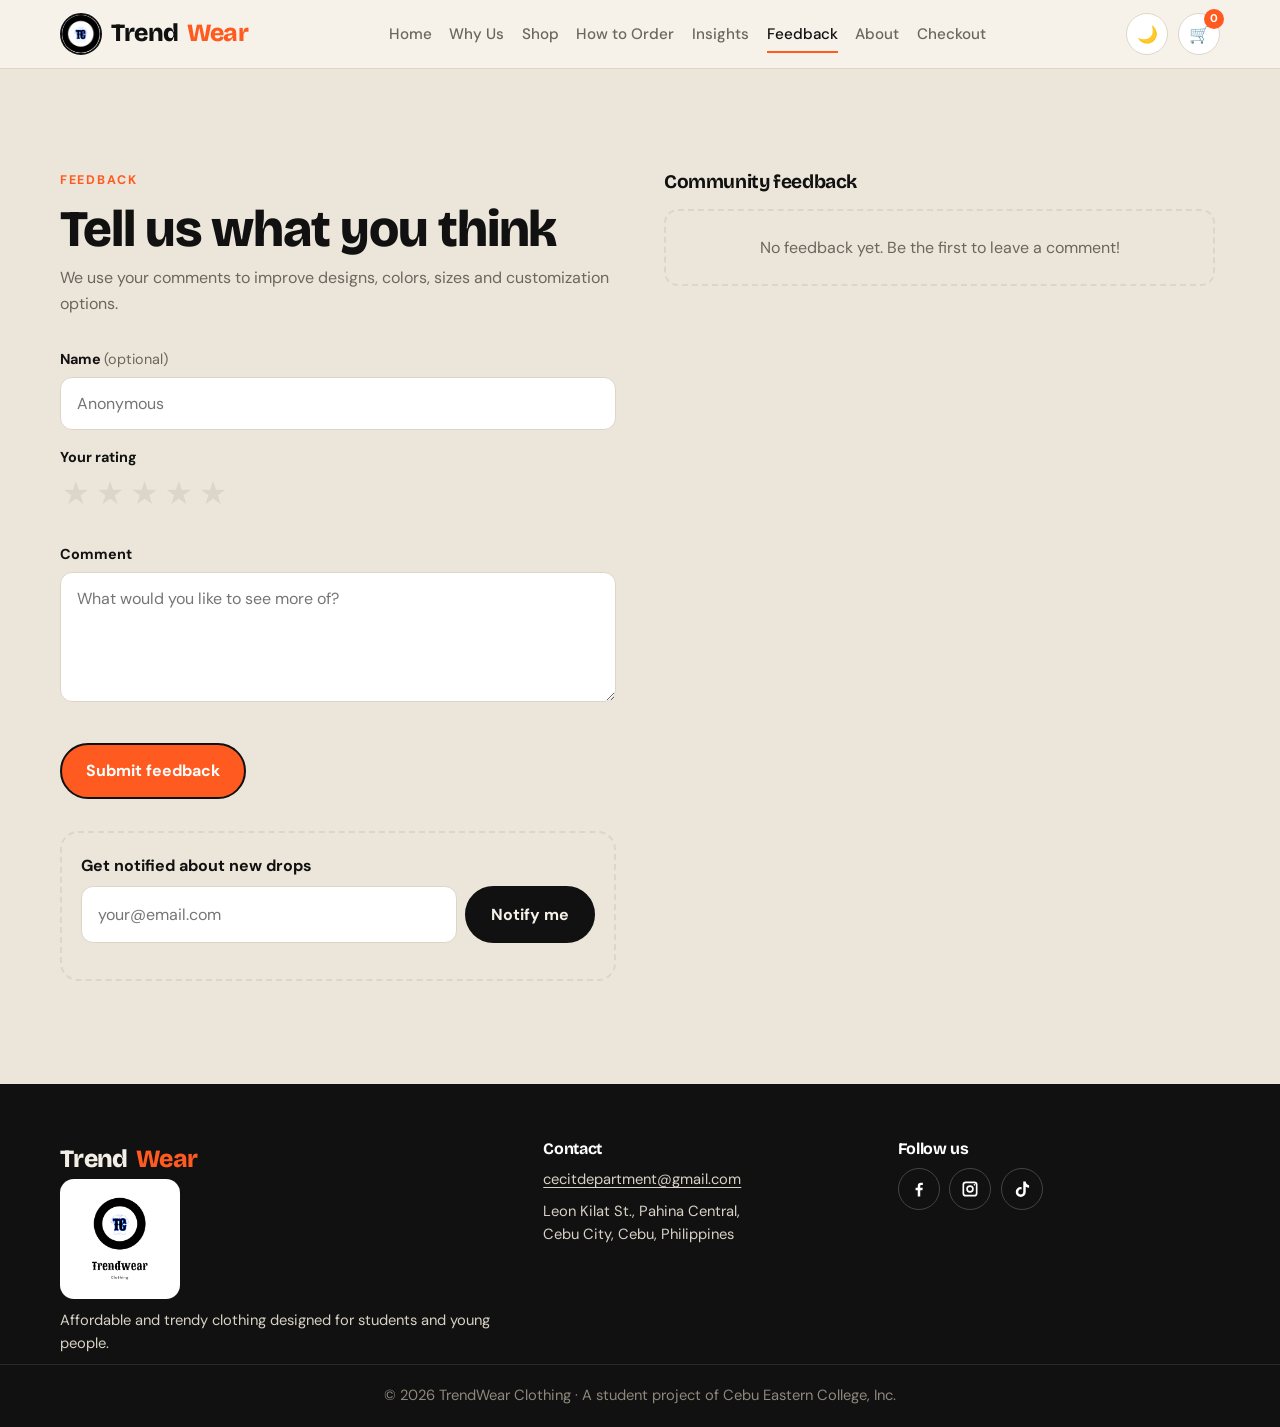
<file: feedback.html>
<!DOCTYPE html>
<html lang="en">
<head>
<meta charset="UTF-8">
<meta name="viewport" content="width=device-width, initial-scale=1">
<title>Feedback | TrendWear Clothing</title>
<meta name="description" content="TrendWear Clothing: affordable, comfortable and trendy clothes for students and young people in Cebu.">
<link rel="icon" href="high-resolution-color-logo.png">
<link rel="preconnect" href="https://fonts.googleapis.com">
<link rel="preconnect" href="https://fonts.gstatic.com" crossorigin>
<link href="https://fonts.googleapis.com/css2?family=Bricolage+Grotesque:opsz,wght@12..96,500;12..96,700;12..96,800&family=DM+Sans:wght@400;500;700&display=swap" rel="stylesheet">
<link rel="stylesheet" href="style.css">
<link rel="stylesheet" href="feedback.css">
</head>
<body>

<!-- ============ NAVBAR (same on every page) ============ -->
<header class="nav" id="navbar">
  <div class="container nav__inner">
    <a href="index.html" class="logo" aria-label="TrendWear home"><span class="logo__mark"><img src="high-resolution-color-logo.png" alt=""></span>Trend<span>Wear</span></a>
    <nav id="navLinks" class="nav__links" aria-label="Main">
      <a href="index.html">Home</a>
      <a href="whyus.html">Why Us</a>
      <a href="shop.html">Shop</a>
      <a href="howtoorder.html">How to Order</a>
      <a href="insight.html">Insights</a>
      <a href="feedback.html">Feedback</a>
      <a href="about.html">About</a>
      <a href="checkout.html">Checkout</a>
    </nav>
    <div class="nav__actions">
      <button class="icon-btn" id="themeToggle" aria-label="Toggle dark mode" title="Toggle dark mode">🌙</button>
      <button class="icon-btn cart-btn" id="openCart" aria-label="Open cart">🛒<span class="badge" id="cartCount">0</span></button>
      <button class="icon-btn burger" id="burger" aria-label="Open menu" aria-expanded="false">☰</button>
    </div>
  </div>
</header>

<main class="page-main">
<section class="section section--alt" id="feedback">
  <div class="container feedback">
    <div>
      <p class="eyebrow">Feedback</p>
      <h2>Tell us what you think</h2>
      <p class="section__sub">We use your comments to improve designs, colors, sizes and customization options.</p>
      <form id="feedbackForm" novalidate>
        <div class="field"><label for="fbName">Name <span class="muted">(optional)</span></label><input id="fbName" type="text" maxlength="30" placeholder="Anonymous"></div>
        <div class="field">
          <span class="label">Your rating</span>
          <div class="stars" id="stars" role="radiogroup" aria-label="Rating">
            <button type="button" role="radio" aria-checked="false" data-v="1" aria-label="1 star">★</button>
            <button type="button" role="radio" aria-checked="false" data-v="2" aria-label="2 stars">★</button>
            <button type="button" role="radio" aria-checked="false" data-v="3" aria-label="3 stars">★</button>
            <button type="button" role="radio" aria-checked="false" data-v="4" aria-label="4 stars">★</button>
            <button type="button" role="radio" aria-checked="false" data-v="5" aria-label="5 stars">★</button>
          </div>
          <small class="err" id="starErr"></small>
        </div>
        <div class="field"><label for="fbText">Comment</label><textarea id="fbText" rows="4" maxlength="250" placeholder="What would you like to see more of?"></textarea><small class="err" id="fbErr"></small></div>
        <button class="btn btn--primary" type="submit">Submit feedback</button>
      </form>

      <form id="notifyForm" class="notify" novalidate>
        <label for="notifyEmail"><strong>Get notified about new drops</strong></label>
        <div class="notify__row"><input id="notifyEmail" type="email" placeholder="your@email.com"><button class="btn btn--dark" type="submit">Notify me</button></div>
        <small class="err" id="notifyErr"></small>
      </form>
    </div>
    <div>
      <div class="fb-head"><h3>Community feedback</h3><span id="avgRating" class="avg"></span></div>
      <ul class="fb-list" id="fbList"></ul>
    </div>
  </div>
</section>
</main>

<footer class="footer">
  <div class="container footer__inner">
    <div>
      <a href="home.html" class="logo logo--light">Trend<span>Wear</span></a>
      <img class="footer-logo" src="high-resolution-color-logo.png" alt="TrendWear Clothing logo"><p>Affordable and trendy clothing designed for students and young people.</p>
    </div>
    <div>
      <h4>Contact</h4>
      <p><a href="mailto:cecitdepartment@gmail.com">cecitdepartment@gmail.com</a></p>
      <p>Leon Kilat St., Pahina Central,<br>Cebu City, Cebu, Philippines</p>
    </div>
    <div>
      <h4>Follow us</h4>
      <div class="social">
        <a href="#" aria-label="Facebook" title="Facebook"><svg viewBox="0 0 24 24"><path d="M13.5 21v-7.5h2.6l.4-3h-3V8.7c0-.9.3-1.5 1.5-1.5h1.6V4.5c-.3 0-1.2-.1-2.3-.1-2.3 0-3.8 1.4-3.8 3.9v2.2H7.9v3h2.6V21z"/></svg></a>
        <a href="#" aria-label="Instagram" title="Instagram"><svg viewBox="0 0 24 24"><path d="M7 3h10a4 4 0 0 1 4 4v10a4 4 0 0 1-4 4H7a4 4 0 0 1-4-4V7a4 4 0 0 1 4-4zm0 2a2 2 0 0 0-2 2v10a2 2 0 0 0 2 2h10a2 2 0 0 0 2-2V7a2 2 0 0 0-2-2zm5 2.5A4.5 4.5 0 1 1 7.5 12 4.5 4.5 0 0 1 12 7.5zm0 2A2.5 2.5 0 1 0 14.5 12 2.5 2.5 0 0 0 12 9.5zM17.3 6a1 1 0 1 1-1 1 1 1 0 0 1 1-1z"/></svg></a>
        <a href="#" aria-label="TikTok" title="TikTok"><svg viewBox="0 0 24 24"><path d="M16.5 3a5 5 0 0 0 4 4.4v3a8 8 0 0 1-4-1.2v6.3a6 6 0 1 1-6-6c.3 0 .7 0 1 .1v3.1a3 3 0 1 0 2 2.8V3z"/></svg></a>
      </div>
    </div>
  </div>
  <p class="copy">© <span id="year"></span> TrendWear Clothing · A student project of Cebu Eastern College, Inc.</p>
</footer>

<button class="to-top" id="toTop" aria-label="Back to top" hidden>↑</button>

<!-- ============ CART DRAWER ============ -->
<div class="overlay" id="overlay" hidden></div>
<aside class="drawer" id="drawer" aria-label="Shopping cart" aria-hidden="true">
  <div class="drawer__head"><h3>Your cart</h3><button class="icon-btn" id="closeCart" aria-label="Close cart">✕</button></div>
  <div class="drawer__body" id="cartBody"></div>
  <div class="drawer__foot">
    <dl class="totals" id="cartTotals"></dl>
    <button class="btn btn--primary btn--block" id="checkoutBtn">Go to checkout</button>
    <button class="link-btn" id="clearCart">Clear cart</button>
  </div>
</aside>

<!-- ============ MODAL ============ -->
<div class="modal" id="modal" hidden role="dialog" aria-modal="true" aria-labelledby="modalTitle">
  <div class="modal__box">
    <button class="icon-btn modal__close" id="modalClose" aria-label="Close dialog">✕</button>
    <div id="modalContent"></div>
  </div>
</div>

<div class="toasts" id="toasts" aria-live="polite"></div>

<script src="common.js"></script>
<script src="feedback.js"></script>
</body>
</html>
</file>
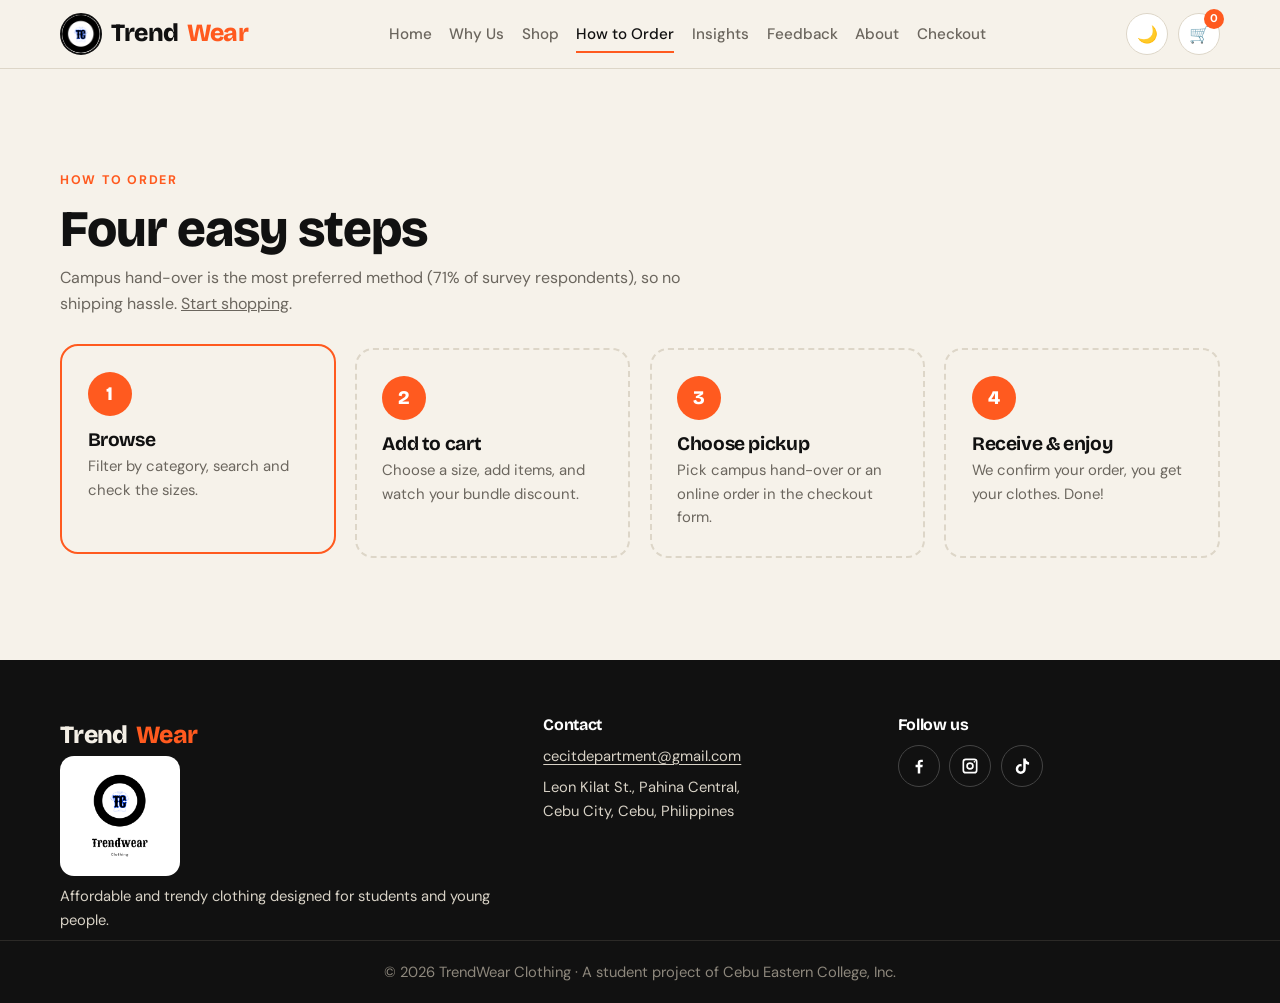
<file: howtoorder.html>
<!DOCTYPE html>
<html lang="en">
<head>
<meta charset="UTF-8">
<meta name="viewport" content="width=device-width, initial-scale=1">
<title>How to Order | TrendWear Clothing</title>
<meta name="description" content="TrendWear Clothing: affordable, comfortable and trendy clothes for students and young people in Cebu.">
<link rel="icon" href="high-resolution-color-logo.png">
<link rel="preconnect" href="https://fonts.googleapis.com">
<link rel="preconnect" href="https://fonts.gstatic.com" crossorigin>
<link href="https://fonts.googleapis.com/css2?family=Bricolage+Grotesque:opsz,wght@12..96,500;12..96,700;12..96,800&family=DM+Sans:wght@400;500;700&display=swap" rel="stylesheet">
<link rel="stylesheet" href="style.css">
<link rel="stylesheet" href="howtoorder.css">
</head>
<body>

<!-- ============ NAVBAR (same on every page) ============ -->
<header class="nav" id="navbar">
  <div class="container nav__inner">
    <a href="index.html" class="logo" aria-label="TrendWear home"><span class="logo__mark"><img src="high-resolution-color-logo.png" alt=""></span>Trend<span>Wear</span></a>
    <nav id="navLinks" class="nav__links" aria-label="Main">
      <a href="index.html">Home</a>
      <a href="whyus.html">Why Us</a>
      <a href="shop.html">Shop</a>
      <a href="howtoorder.html">How to Order</a>
      <a href="insight.html">Insights</a>
      <a href="feedback.html">Feedback</a>
      <a href="about.html">About</a>
      <a href="checkout.html">Checkout</a>
    </nav>
    <div class="nav__actions">
      <button class="icon-btn" id="themeToggle" aria-label="Toggle dark mode" title="Toggle dark mode">🌙</button>
      <button class="icon-btn cart-btn" id="openCart" aria-label="Open cart">🛒<span class="badge" id="cartCount">0</span></button>
      <button class="icon-btn burger" id="burger" aria-label="Open menu" aria-expanded="false">☰</button>
    </div>
  </div>
</header>

<main class="page-main">
<section class="section" id="how">
  <div class="container">
    <p class="eyebrow">How to order</p>
    <h2>Four easy steps</h2>
    <p class="section__sub">Campus hand-over is the most preferred method (71% of survey respondents), so no shipping hassle. <a href="shop.html">Start shopping</a>.</p>
    <ol class="steps">
      <li class="step"><span class="step__n">1</span><h3>Browse</h3><p>Filter by category, search and check the sizes.</p></li>
      <li class="step"><span class="step__n">2</span><h3>Add to cart</h3><p>Choose a size, add items, and watch your bundle discount.</p></li>
      <li class="step"><span class="step__n">3</span><h3>Choose pickup</h3><p>Pick campus hand-over or an online order in the checkout form.</p></li>
      <li class="step"><span class="step__n">4</span><h3>Receive &amp; enjoy</h3><p>We confirm your order, you get your clothes. Done!</p></li>
    </ol>
  </div>
</section>
</main>

<footer class="footer">
  <div class="container footer__inner">
    <div>
      <a href="index.html" class="logo logo--light">Trend<span>Wear</span></a>
      <img class="footer-logo" src="high-resolution-color-logo.png" alt="TrendWear Clothing logo"><p>Affordable and trendy clothing designed for students and young people.</p>
    </div>
    <div>
      <h4>Contact</h4>
      <p><a href="mailto:cecitdepartment@gmail.com">cecitdepartment@gmail.com</a></p>
      <p>Leon Kilat St., Pahina Central,<br>Cebu City, Cebu, Philippines</p>
    </div>
    <div>
      <h4>Follow us</h4>
      <div class="social">
        <a href="https://www.facebook.com/milky.monte.2024/" aria-label="Facebook" title="Facebook"><svg viewBox="0 0 24 24"><path d="M13.5 21v-7.5h2.6l.4-3h-3V8.7c0-.9.3-1.5 1.5-1.5h1.6V4.5c-.3 0-1.2-.1-2.3-.1-2.3 0-3.8 1.4-3.8 3.9v2.2H7.9v3h2.6V21z"/></svg></a>
        <a href="https://www.instagram.com/p/DdK-0Kmhf_E/" aria-label="Instagram" title="Instagram"><svg viewBox="0 0 24 24"><path d="M7 3h10a4 4 0 0 1 4 4v10a4 4 0 0 1-4 4H7a4 4 0 0 1-4-4V7a4 4 0 0 1 4-4zm0 2a2 2 0 0 0-2 2v10a2 2 0 0 0 2 2h10a2 2 0 0 0 2-2V7a2 2 0 0 0-2-2zm5 2.5A4.5 4.5 0 1 1 7.5 12 4.5 4.5 0 0 1 12 7.5zm0 2A2.5 2.5 0 1 0 14.5 12 2.5 2.5 0 0 0 12 9.5zM17.3 6a1 1 0 1 1-1 1 1 1 0 0 1 1-1z"/></svg></a>
        <a href="https://www.google.com/imgres?q=rae%20lil%20black&imgurl=https%3A%2F%2Fi1.sndcdn.com%2Fartworks-bUeOGCsSO2W3iD8d-Snw6SA-t500x500.jpg&imgrefurl=https%3A%2F%2Fsoundcloud.com%2Fspoil-766422414%2Frae-lil-black-prodteku&docid=FL6WyKQJr_-IgM&tbnid=l2E8zGUK3gkRrM&vet=12ahUKEwiXyN7y8tGXAxUlleEIHSFpAIcQnPAOegUIugIQAA..i&w=500&h=500&hcb=2&ved=2ahUKEwiXyN7y8tGXAxUlleEIHSFpAIcQnPAOegUIugIQAA" aria-label="TikTok" title="TikTok"><svg viewBox="0 0 24 24"><path d="M16.5 3a5 5 0 0 0 4 4.4v3a8 8 0 0 1-4-1.2v6.3a6 6 0 1 1-6-6c.3 0 .7 0 1 .1v3.1a3 3 0 1 0 2 2.8V3z"/></svg></a>
      </div>
    </div>
  </div>
  <p class="copy">© <span id="year"></span> TrendWear Clothing · A student project of Cebu Eastern College, Inc.</p>
</footer>

<button class="to-top" id="toTop" aria-label="Back to top" hidden>↑</button>

<!-- ============ CART DRAWER ============ -->
<div class="overlay" id="overlay" hidden></div>
<aside class="drawer" id="drawer" aria-label="Shopping cart" aria-hidden="true">
  <div class="drawer__head"><h3>Your cart</h3><button class="icon-btn" id="closeCart" aria-label="Close cart">✕</button></div>
  <div class="drawer__body" id="cartBody"></div>
  <div class="drawer__foot">
    <dl class="totals" id="cartTotals"></dl>
    <button class="btn btn--primary btn--block" id="checkoutBtn">Go to checkout</button>
    <button class="link-btn" id="clearCart">Clear cart</button>
  </div>
</aside>

<!-- ============ MODAL ============ -->
<div class="modal" id="modal" hidden role="dialog" aria-modal="true" aria-labelledby="modalTitle">
  <div class="modal__box">
    <button class="icon-btn modal__close" id="modalClose" aria-label="Close dialog">✕</button>
    <div id="modalContent"></div>
  </div>
</div>

<div class="toasts" id="toasts" aria-live="polite"></div>

<script src="common.js"></script>
<script src="howtoorder.js"></script>
</body>
</html>
</file>
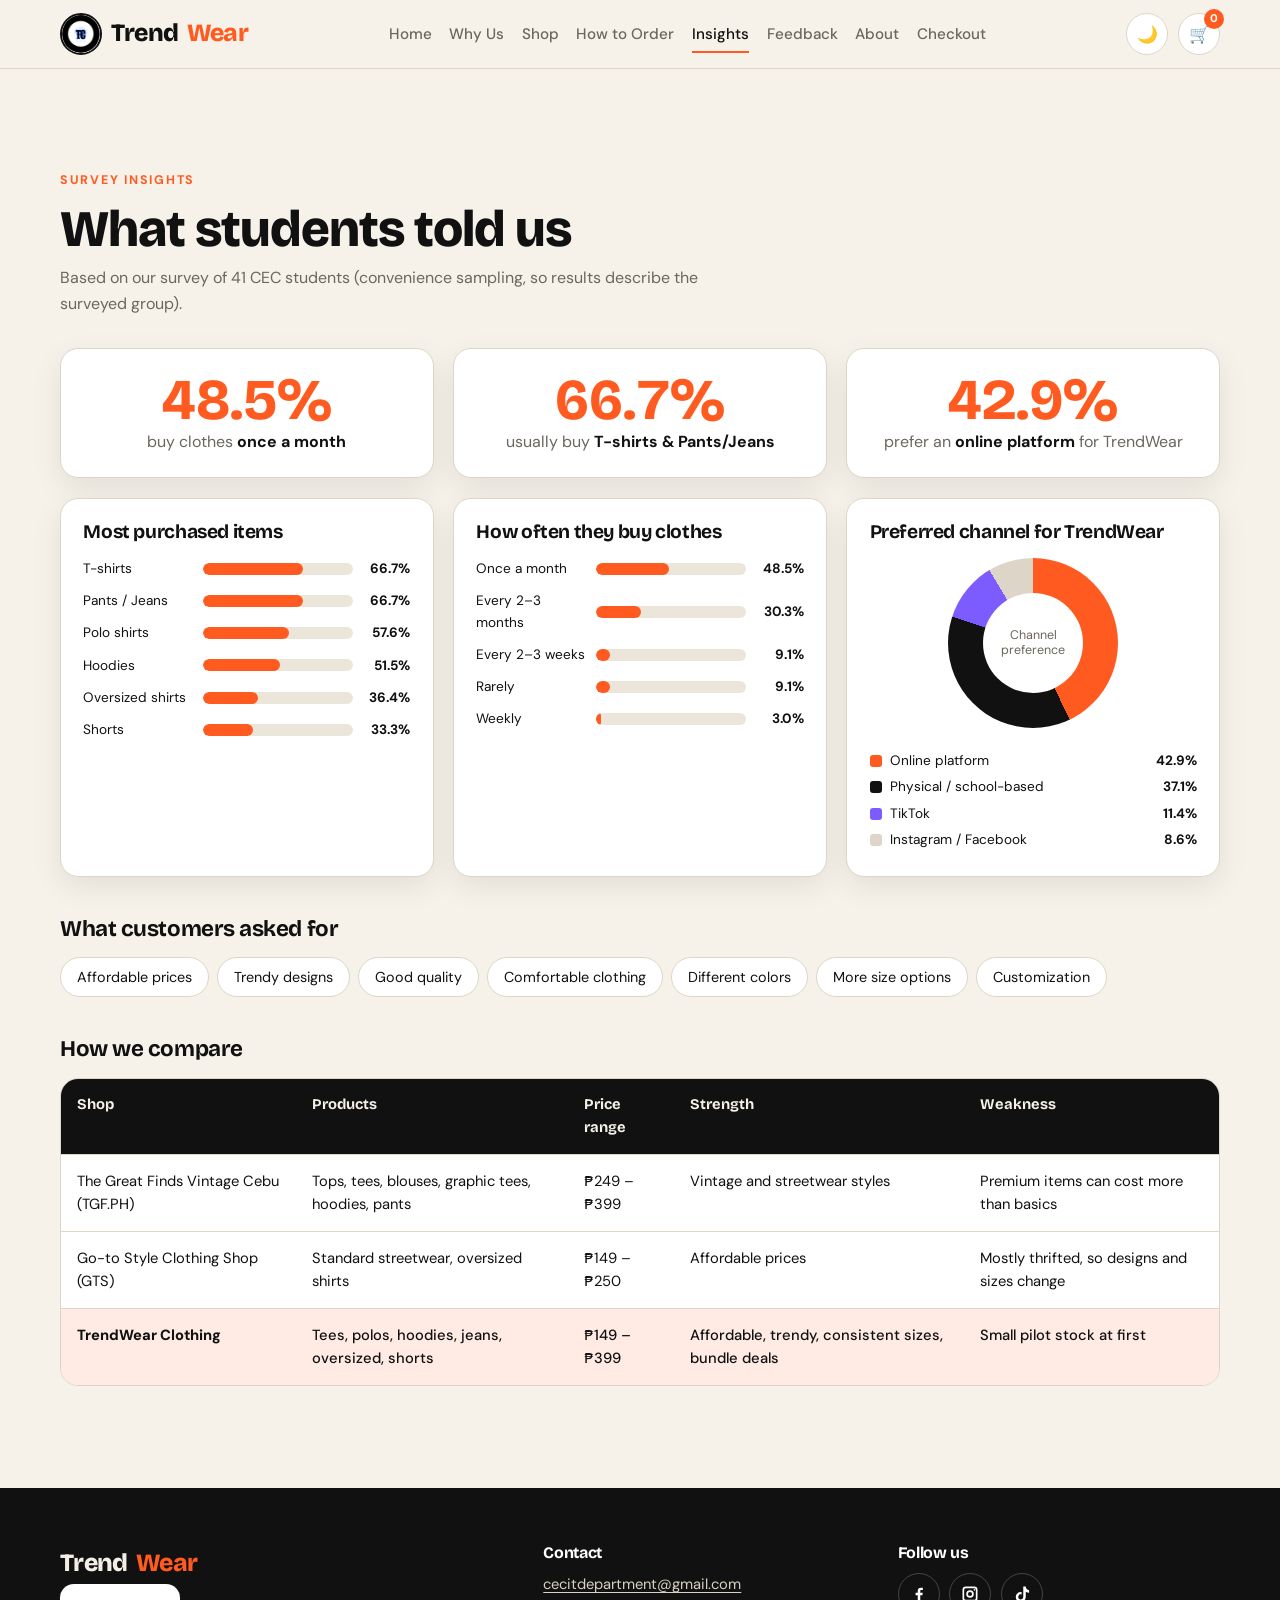
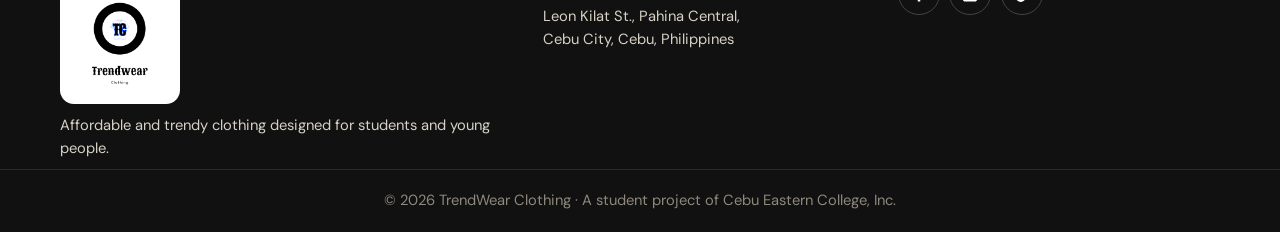
<file: insight.html>
<!DOCTYPE html>
<html lang="en">
<head>
<meta charset="UTF-8">
<meta name="viewport" content="width=device-width, initial-scale=1">
<title>Survey Insights | TrendWear Clothing</title>
<meta name="description" content="TrendWear Clothing: affordable, comfortable and trendy clothes for students and young people in Cebu.">
<link rel="icon" href="high-resolution-color-logo.png">
<link rel="preconnect" href="https://fonts.googleapis.com">
<link rel="preconnect" href="https://fonts.gstatic.com" crossorigin>
<link href="https://fonts.googleapis.com/css2?family=Bricolage+Grotesque:opsz,wght@12..96,500;12..96,700;12..96,800&family=DM+Sans:wght@400;500;700&display=swap" rel="stylesheet">
<link rel="stylesheet" href="style.css">
<link rel="stylesheet" href="insight.css">
</head>
<body>

<!-- ============ NAVBAR (same on every page) ============ -->
<header class="nav" id="navbar">
  <div class="container nav__inner">
    <a href="index.html" class="logo" aria-label="TrendWear home"><span class="logo__mark"><img src="high-resolution-color-logo.png" alt=""></span>Trend<span>Wear</span></a>
    <nav id="navLinks" class="nav__links" aria-label="Main">
      <a href="index.html">Home</a>
      <a href="whyus.html">Why Us</a>
      <a href="shop.html">Shop</a>
      <a href="howtoorder.html">How to Order</a>
      <a href="insight.html">Insights</a>
      <a href="feedback.html">Feedback</a>
      <a href="about.html">About</a>
      <a href="checkout.html">Checkout</a>
    </nav>
    <div class="nav__actions">
      <button class="icon-btn" id="themeToggle" aria-label="Toggle dark mode" title="Toggle dark mode">🌙</button>
      <button class="icon-btn cart-btn" id="openCart" aria-label="Open cart">🛒<span class="badge" id="cartCount">0</span></button>
      <button class="icon-btn burger" id="burger" aria-label="Open menu" aria-expanded="false">☰</button>
    </div>
  </div>
</header>

<main class="page-main">
<section class="section" id="insights">
  <div class="container">
    <p class="eyebrow">Survey insights</p>
    <h2>What students told us</h2>
    <p class="section__sub">Based on our survey of 41 CEC students (convenience sampling, so results describe the surveyed group).</p>

    <div class="grid grid--3 counters">
      <div class="card counter"><strong data-count="48.5" data-suffix="%" data-dec="1">0%</strong><span>buy clothes <b>once a month</b></span></div>
      <div class="card counter"><strong data-count="66.7" data-suffix="%" data-dec="1">0%</strong><span>usually buy <b>T-shirts &amp; Pants/Jeans</b></span></div>
      <div class="card counter"><strong data-count="42.9" data-suffix="%" data-dec="1">0%</strong><span>prefer an <b>online platform</b> for TrendWear</span></div>
    </div>

    <div class="charts">
      <div class="card chart">
        <h3>Most purchased items</h3>
        <div class="bar" data-v="66.7"><span>T-shirts</span><div class="bar__track"><i></i></div><b>66.7%</b></div>
        <div class="bar" data-v="66.7"><span>Pants / Jeans</span><div class="bar__track"><i></i></div><b>66.7%</b></div>
        <div class="bar" data-v="57.6"><span>Polo shirts</span><div class="bar__track"><i></i></div><b>57.6%</b></div>
        <div class="bar" data-v="51.5"><span>Hoodies</span><div class="bar__track"><i></i></div><b>51.5%</b></div>
        <div class="bar" data-v="36.4"><span>Oversized shirts</span><div class="bar__track"><i></i></div><b>36.4%</b></div>
        <div class="bar" data-v="33.3"><span>Shorts</span><div class="bar__track"><i></i></div><b>33.3%</b></div>
      </div>
      <div class="card chart">
        <h3>How often they buy clothes</h3>
        <div class="bar" data-v="48.5"><span>Once a month</span><div class="bar__track"><i></i></div><b>48.5%</b></div>
        <div class="bar" data-v="30.3"><span>Every 2–3 months</span><div class="bar__track"><i></i></div><b>30.3%</b></div>
        <div class="bar" data-v="9.1"><span>Every 2–3 weeks</span><div class="bar__track"><i></i></div><b>9.1%</b></div>
        <div class="bar" data-v="9.1"><span>Rarely</span><div class="bar__track"><i></i></div><b>9.1%</b></div>
        <div class="bar" data-v="3"><span>Weekly</span><div class="bar__track"><i></i></div><b>3.0%</b></div>
      </div>
      <div class="card chart chart--donut">
        <h3>Preferred channel for TrendWear</h3>
        <div class="donut" id="donut" role="img" aria-label="Online shopping 42.9%, physical or school-based 37.1%, TikTok 11.4%, others 8.6%"><span>Channel<br>preference</span></div>
        <ul class="legend">
          <li><i style="--c:var(--accent)"></i>Online platform <b>42.9%</b></li>
          <li><i style="--c:var(--ink)"></i>Physical / school-based <b>37.1%</b></li>
          <li><i style="--c:#7c5cff"></i>TikTok <b>11.4%</b></li>
          <li><i style="--c:var(--line)"></i>Instagram / Facebook <b>8.6%</b></li>
        </ul>
      </div>
    </div>

    <h3 class="subhead">What customers asked for</h3>
    <div class="tags">
      <span>Affordable prices</span><span>Trendy designs</span><span>Good quality</span><span>Comfortable clothing</span><span>Different colors</span><span>More size options</span><span>Customization</span>
    </div>

    <h3 class="subhead">How we compare</h3>
    <div class="table-wrap">
      <table>
        <thead><tr><th>Shop</th><th>Products</th><th>Price range</th><th>Strength</th><th>Weakness</th></tr></thead>
        <tbody>
          <tr><td>The Great Finds Vintage Cebu (TGF.PH)</td><td>Tops, tees, blouses, graphic tees, hoodies, pants</td><td>₱249 – ₱399</td><td>Vintage and streetwear styles</td><td>Premium items can cost more than basics</td></tr>
          <tr><td>Go-to Style Clothing Shop (GTS)</td><td>Standard streetwear, oversized shirts</td><td>₱149 – ₱250</td><td>Affordable prices</td><td>Mostly thrifted, so designs and sizes change</td></tr>
          <tr class="us"><td>TrendWear Clothing</td><td>Tees, polos, hoodies, jeans, oversized, shorts</td><td>₱149 – ₱399</td><td>Affordable, trendy, consistent sizes, bundle deals</td><td>Small pilot stock at first</td></tr>
        </tbody>
      </table>
    </div>
  </div>
</section>
</main>

<footer class="footer">
  <div class="container footer__inner">
    <div>
      <a href="home.html" class="logo logo--light">Trend<span>Wear</span></a>
      <img class="footer-logo" src="high-resolution-color-logo.png" alt="TrendWear Clothing logo"><p>Affordable and trendy clothing designed for students and young people.</p>
    </div>
    <div>
      <h4>Contact</h4>
      <p><a href="mailto:cecitdepartment@gmail.com">cecitdepartment@gmail.com</a></p>
      <p>Leon Kilat St., Pahina Central,<br>Cebu City, Cebu, Philippines</p>
    </div>
    <div>
      <h4>Follow us</h4>
      <div class="social">
        <a href="#" aria-label="Facebook" title="Facebook"><svg viewBox="0 0 24 24"><path d="M13.5 21v-7.5h2.6l.4-3h-3V8.7c0-.9.3-1.5 1.5-1.5h1.6V4.5c-.3 0-1.2-.1-2.3-.1-2.3 0-3.8 1.4-3.8 3.9v2.2H7.9v3h2.6V21z"/></svg></a>
        <a href="#" aria-label="Instagram" title="Instagram"><svg viewBox="0 0 24 24"><path d="M7 3h10a4 4 0 0 1 4 4v10a4 4 0 0 1-4 4H7a4 4 0 0 1-4-4V7a4 4 0 0 1 4-4zm0 2a2 2 0 0 0-2 2v10a2 2 0 0 0 2 2h10a2 2 0 0 0 2-2V7a2 2 0 0 0-2-2zm5 2.5A4.5 4.5 0 1 1 7.5 12 4.5 4.5 0 0 1 12 7.5zm0 2A2.5 2.5 0 1 0 14.5 12 2.5 2.5 0 0 0 12 9.5zM17.3 6a1 1 0 1 1-1 1 1 1 0 0 1 1-1z"/></svg></a>
        <a href="#" aria-label="TikTok" title="TikTok"><svg viewBox="0 0 24 24"><path d="M16.5 3a5 5 0 0 0 4 4.4v3a8 8 0 0 1-4-1.2v6.3a6 6 0 1 1-6-6c.3 0 .7 0 1 .1v3.1a3 3 0 1 0 2 2.8V3z"/></svg></a>
      </div>
    </div>
  </div>
  <p class="copy">© <span id="year"></span> TrendWear Clothing · A student project of Cebu Eastern College, Inc.</p>
</footer>

<button class="to-top" id="toTop" aria-label="Back to top" hidden>↑</button>

<!-- ============ CART DRAWER ============ -->
<div class="overlay" id="overlay" hidden></div>
<aside class="drawer" id="drawer" aria-label="Shopping cart" aria-hidden="true">
  <div class="drawer__head"><h3>Your cart</h3><button class="icon-btn" id="closeCart" aria-label="Close cart">✕</button></div>
  <div class="drawer__body" id="cartBody"></div>
  <div class="drawer__foot">
    <dl class="totals" id="cartTotals"></dl>
    <button class="btn btn--primary btn--block" id="checkoutBtn">Go to checkout</button>
    <button class="link-btn" id="clearCart">Clear cart</button>
  </div>
</aside>

<!-- ============ MODAL ============ -->
<div class="modal" id="modal" hidden role="dialog" aria-modal="true" aria-labelledby="modalTitle">
  <div class="modal__box">
    <button class="icon-btn modal__close" id="modalClose" aria-label="Close dialog">✕</button>
    <div id="modalContent"></div>
  </div>
</div>

<div class="toasts" id="toasts" aria-live="polite"></div>

<script src="common.js"></script>
<script src="insight.js"></script>
</body>
</html>
</file>
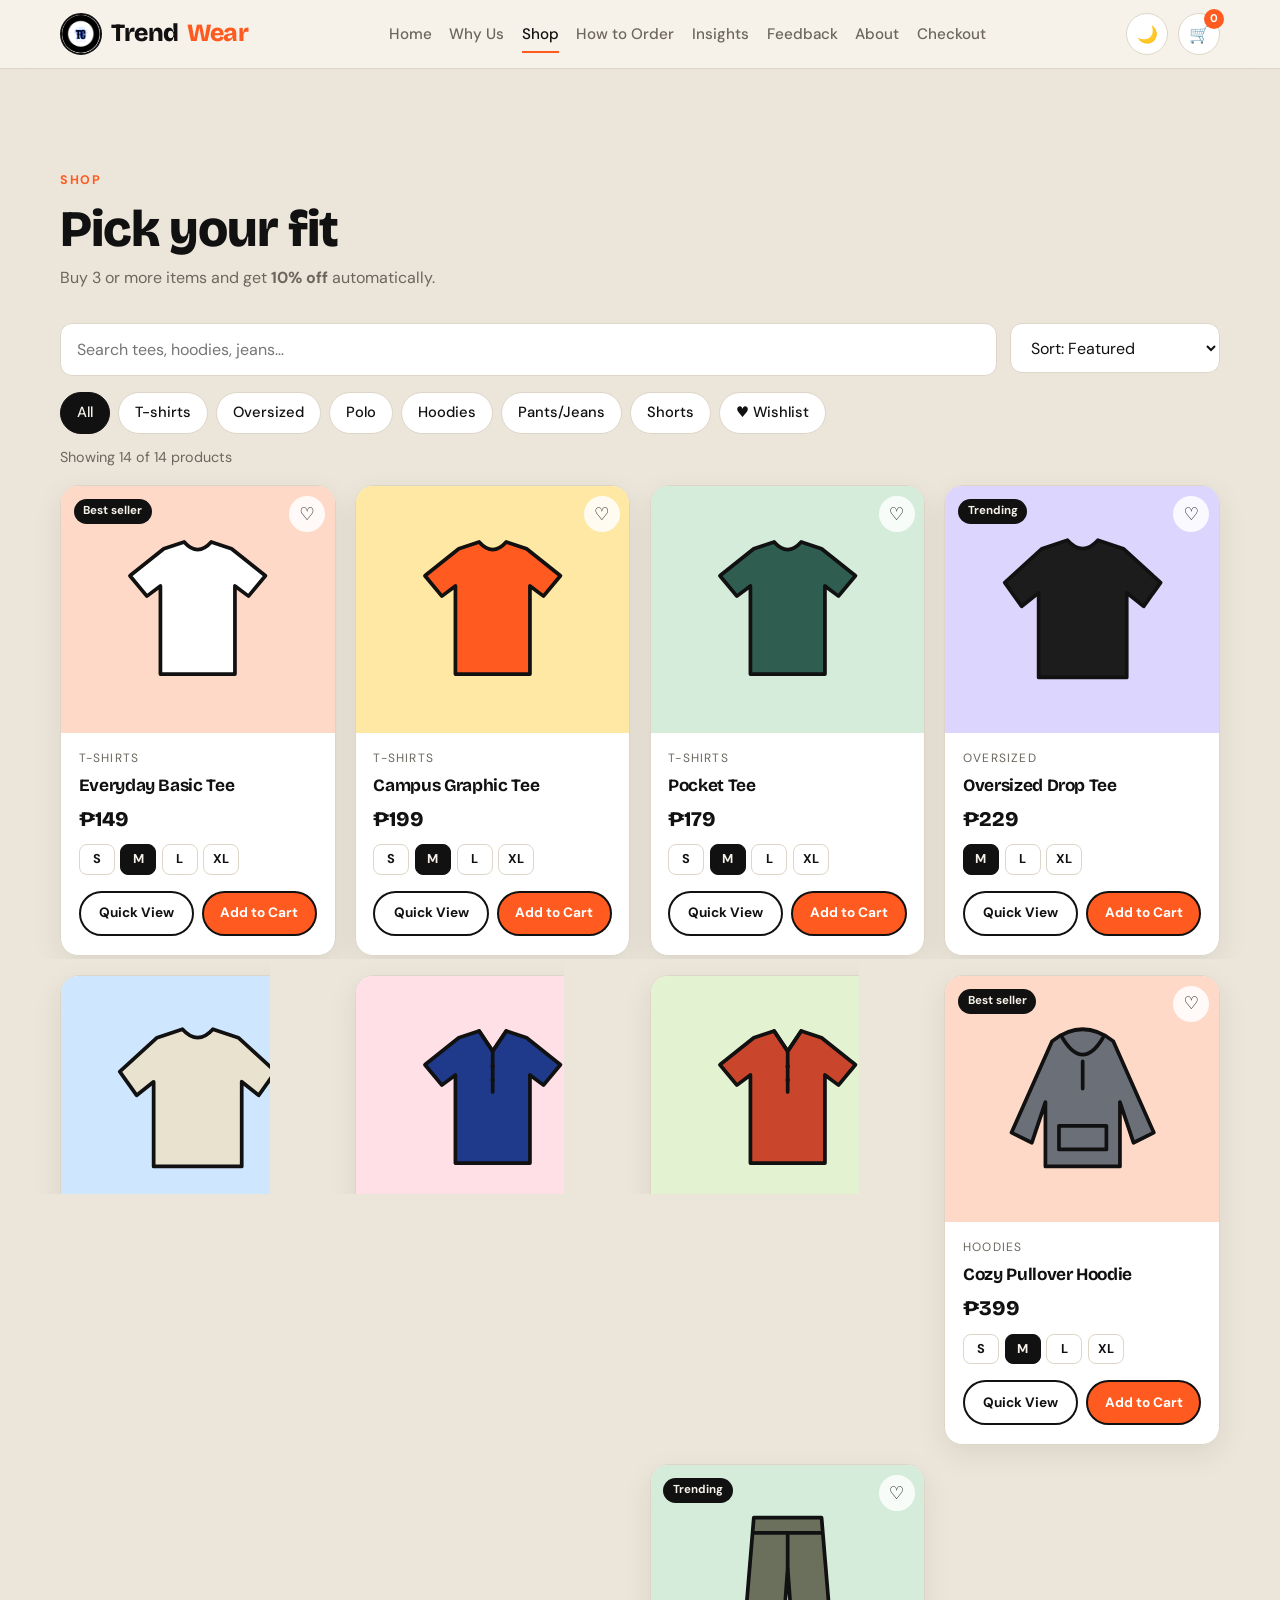
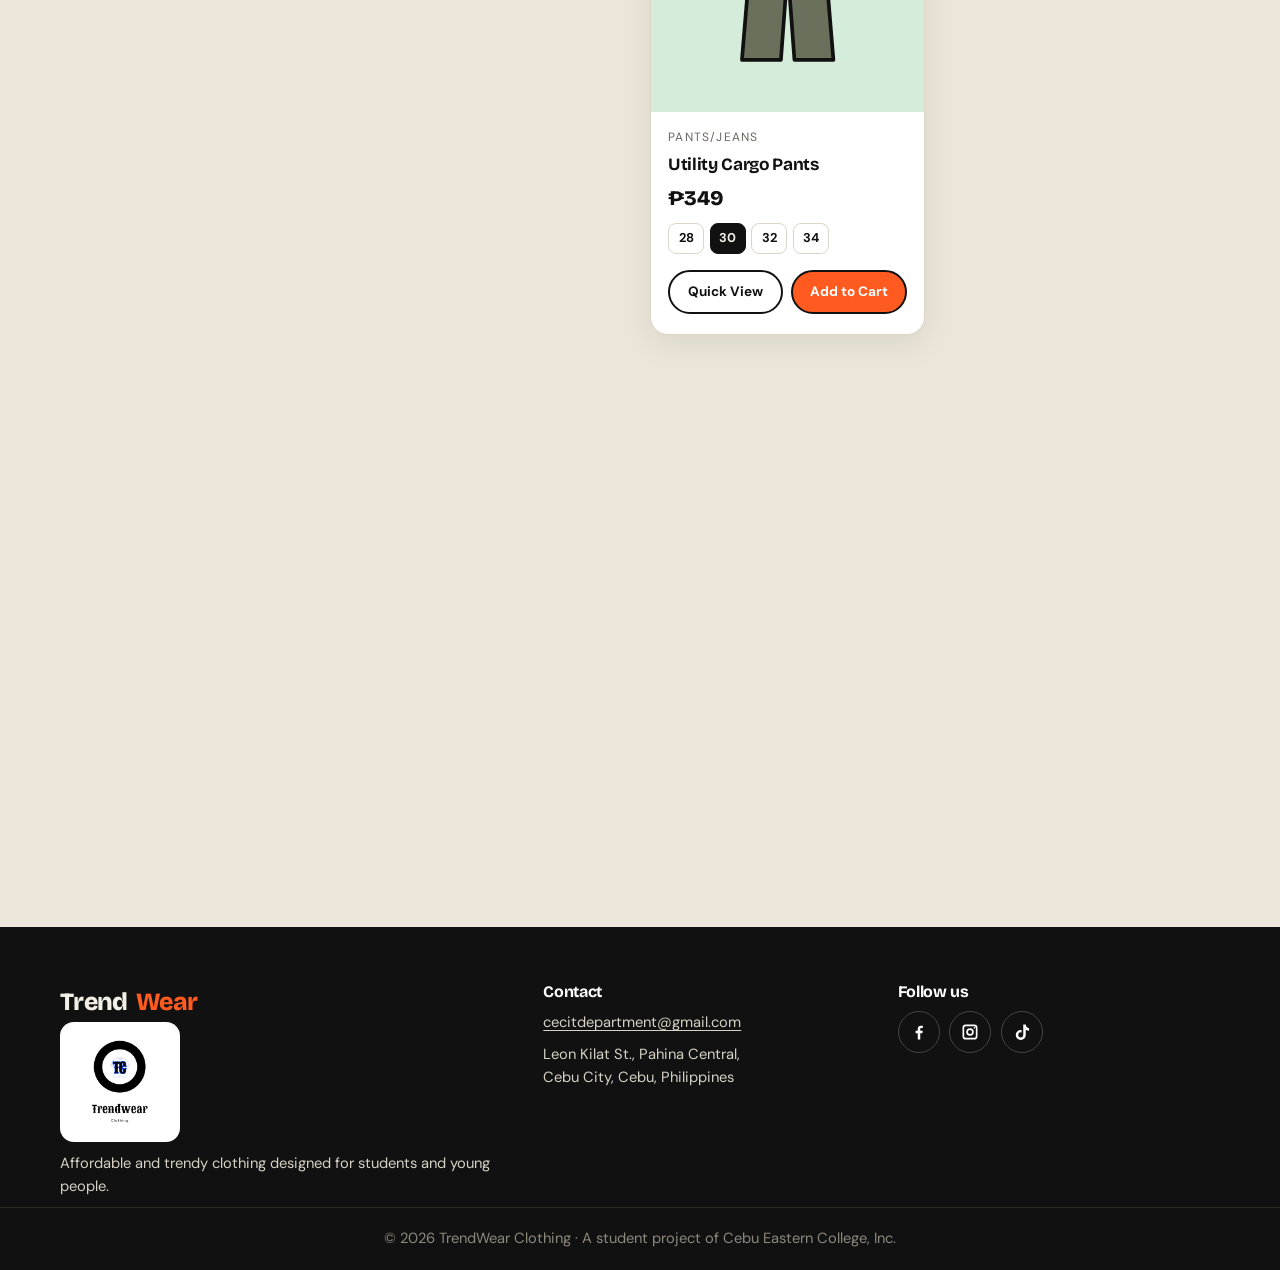
<file: shop.html>
<!DOCTYPE html>
<html lang="en">
<head>
<meta charset="UTF-8">
<meta name="viewport" content="width=device-width, initial-scale=1">
<title>Shop | TrendWear Clothing</title>
<meta name="description" content="TrendWear Clothing: affordable, comfortable and trendy clothes for students and young people in Cebu.">
<link rel="icon" href="high-resolution-color-logo.png">
<link rel="preconnect" href="https://fonts.googleapis.com">
<link rel="preconnect" href="https://fonts.gstatic.com" crossorigin>
<link href="https://fonts.googleapis.com/css2?family=Bricolage+Grotesque:opsz,wght@12..96,500;12..96,700;12..96,800&family=DM+Sans:wght@400;500;700&display=swap" rel="stylesheet">
<link rel="stylesheet" href="style.css">
<link rel="stylesheet" href="shop.css">
</head>
<body>

<!-- ============ NAVBAR (same on every page) ============ -->
<header class="nav" id="navbar">
  <div class="container nav__inner">
    <a href="index.html" class="logo" aria-label="TrendWear home"><span class="logo__mark"><img src="high-resolution-color-logo.png" alt=""></span>Trend<span>Wear</span></a>
    <nav id="navLinks" class="nav__links" aria-label="Main">
      <a href="index.html">Home</a>
      <a href="whyus.html">Why Us</a>
      <a href="shop.html">Shop</a>
      <a href="howtoorder.html">How to Order</a>
      <a href="insight.html">Insights</a>
      <a href="feedback.html">Feedback</a>
      <a href="about.html">About</a>
      <a href="checkout.html">Checkout</a>
    </nav>
    <div class="nav__actions">
      <button class="icon-btn" id="themeToggle" aria-label="Toggle dark mode" title="Toggle dark mode">🌙</button>
      <button class="icon-btn cart-btn" id="openCart" aria-label="Open cart">🛒<span class="badge" id="cartCount">0</span></button>
      <button class="icon-btn burger" id="burger" aria-label="Open menu" aria-expanded="false">☰</button>
    </div>
  </div>
</header>

<main class="page-main">
<section class="section section--alt" id="shop">
  <div class="container">
    <p class="eyebrow">Shop</p>
    <h2>Pick your fit</h2>
    <p class="section__sub">Buy 3 or more items and get <strong>10% off</strong> automatically.</p>

    <div class="toolbar">
      <div class="search">
        <label for="searchInput" class="sr-only">Search products</label>
        <input type="search" id="searchInput" placeholder="Search tees, hoodies, jeans…" autocomplete="off">
      </div>
      <div class="select">
        <label for="sortSelect" class="sr-only">Sort products</label>
        <select id="sortSelect">
          <option value="featured">Sort: Featured</option>
          <option value="low">Price: Low to High</option>
          <option value="high">Price: High to Low</option>
          <option value="name">Name: A to Z</option>
        </select>
      </div>
    </div>
    <div class="chips" id="filters" role="group" aria-label="Filter by category"></div>
    <p class="result-count" id="resultCount" aria-live="polite"></p>
    <div class="grid grid--products" id="productGrid"></div>
    <p class="empty" id="noResults" hidden>No products match your search. Try another keyword or category.</p>
  </div>
</section>
</main>

<footer class="footer">
  <div class="container footer__inner">
    <div>
      <a href="home.html" class="logo logo--light">Trend<span>Wear</span></a>
      <img class="footer-logo" src="high-resolution-color-logo.png" alt="TrendWear Clothing logo"><p>Affordable and trendy clothing designed for students and young people.</p>
    </div>
    <div>
      <h4>Contact</h4>
      <p><a href="mailto:cecitdepartment@gmail.com">cecitdepartment@gmail.com</a></p>
      <p>Leon Kilat St., Pahina Central,<br>Cebu City, Cebu, Philippines</p>
    </div>
    <div>
      <h4>Follow us</h4>
      <div class="social">
        <a href="#" aria-label="Facebook" title="Facebook"><svg viewBox="0 0 24 24"><path d="M13.5 21v-7.5h2.6l.4-3h-3V8.7c0-.9.3-1.5 1.5-1.5h1.6V4.5c-.3 0-1.2-.1-2.3-.1-2.3 0-3.8 1.4-3.8 3.9v2.2H7.9v3h2.6V21z"/></svg></a>
        <a href="#" aria-label="Instagram" title="Instagram"><svg viewBox="0 0 24 24"><path d="M7 3h10a4 4 0 0 1 4 4v10a4 4 0 0 1-4 4H7a4 4 0 0 1-4-4V7a4 4 0 0 1 4-4zm0 2a2 2 0 0 0-2 2v10a2 2 0 0 0 2 2h10a2 2 0 0 0 2-2V7a2 2 0 0 0-2-2zm5 2.5A4.5 4.5 0 1 1 7.5 12 4.5 4.5 0 0 1 12 7.5zm0 2A2.5 2.5 0 1 0 14.5 12 2.5 2.5 0 0 0 12 9.5zM17.3 6a1 1 0 1 1-1 1 1 1 0 0 1 1-1z"/></svg></a>
        <a href="#" aria-label="TikTok" title="TikTok"><svg viewBox="0 0 24 24"><path d="M16.5 3a5 5 0 0 0 4 4.4v3a8 8 0 0 1-4-1.2v6.3a6 6 0 1 1-6-6c.3 0 .7 0 1 .1v3.1a3 3 0 1 0 2 2.8V3z"/></svg></a>
      </div>
    </div>
  </div>
  <p class="copy">© <span id="year"></span> TrendWear Clothing · A student project of Cebu Eastern College, Inc.</p>
</footer>

<button class="to-top" id="toTop" aria-label="Back to top" hidden>↑</button>

<!-- ============ CART DRAWER ============ -->
<div class="overlay" id="overlay" hidden></div>
<aside class="drawer" id="drawer" aria-label="Shopping cart" aria-hidden="true">
  <div class="drawer__head"><h3>Your cart</h3><button class="icon-btn" id="closeCart" aria-label="Close cart">✕</button></div>
  <div class="drawer__body" id="cartBody"></div>
  <div class="drawer__foot">
    <dl class="totals" id="cartTotals"></dl>
    <button class="btn btn--primary btn--block" id="checkoutBtn">Go to checkout</button>
    <button class="link-btn" id="clearCart">Clear cart</button>
  </div>
</aside>

<!-- ============ MODAL ============ -->
<div class="modal" id="modal" hidden role="dialog" aria-modal="true" aria-labelledby="modalTitle">
  <div class="modal__box">
    <button class="icon-btn modal__close" id="modalClose" aria-label="Close dialog">✕</button>
    <div id="modalContent"></div>
  </div>
</div>

<div class="toasts" id="toasts" aria-live="polite"></div>

<script src="common.js"></script>
<script src="shop.js"></script>
</body>
</html>
</file>
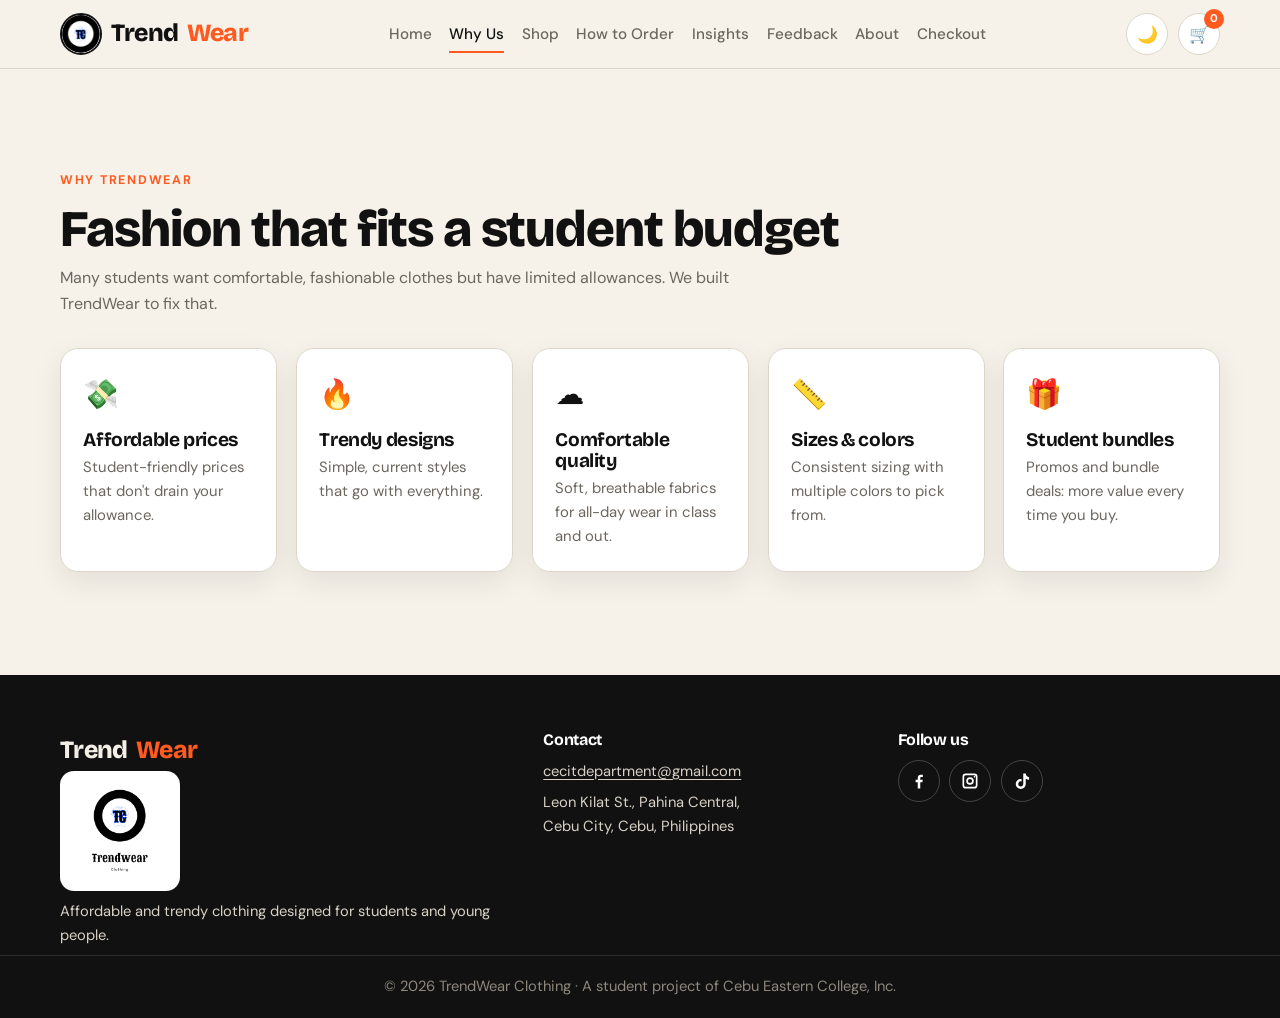
<file: whyus.html>
<!DOCTYPE html>
<html lang="en">
<head>
<meta charset="UTF-8">
<meta name="viewport" content="width=device-width, initial-scale=1">
<title>Why Us | TrendWear Clothing</title>
<meta name="description" content="TrendWear Clothing: affordable, comfortable and trendy clothes for students and young people in Cebu.">
<link rel="icon" href="high-resolution-color-logo.png">
<link rel="preconnect" href="https://fonts.googleapis.com">
<link rel="preconnect" href="https://fonts.gstatic.com" crossorigin>
<link href="https://fonts.googleapis.com/css2?family=Bricolage+Grotesque:opsz,wght@12..96,500;12..96,700;12..96,800&family=DM+Sans:wght@400;500;700&display=swap" rel="stylesheet">
<link rel="stylesheet" href="style.css">
<link rel="stylesheet" href="whyus.css">
</head>
<body>

<!-- ============ NAVBAR (same on every page) ============ -->
<header class="nav" id="navbar">
  <div class="container nav__inner">
    <a href="index.html" class="logo" aria-label="TrendWear home"><span class="logo__mark"><img src="high-resolution-color-logo.png" alt=""></span>Trend<span>Wear</span></a>
    <nav id="navLinks" class="nav__links" aria-label="Main">
      <a href="index.html">Home</a>
      <a href="whyus.html">Why Us</a>
      <a href="shop.html">Shop</a>
      <a href="howtoorder.html">How to Order</a>
      <a href="insight.html">Insights</a>
      <a href="feedback.html">Feedback</a>
      <a href="about.html">About</a>
      <a href="checkout.html">Checkout</a>
    </nav>
    <div class="nav__actions">
      <button class="icon-btn" id="themeToggle" aria-label="Toggle dark mode" title="Toggle dark mode">🌙</button>
      <button class="icon-btn cart-btn" id="openCart" aria-label="Open cart">🛒<span class="badge" id="cartCount">0</span></button>
      <button class="icon-btn burger" id="burger" aria-label="Open menu" aria-expanded="false">☰</button>
    </div>
  </div>
</header>

<main class="page-main">
<section class="section" id="why">
  <div class="container">
    <p class="eyebrow">Why TrendWear</p>
    <h2>Fashion that fits a student budget</h2>
    <p class="section__sub">Many students want comfortable, fashionable clothes but have limited allowances. We built TrendWear to fix that.</p>
    <div class="grid grid--5">
      <article class="card feature"><span class="feature__icon">💸</span><h3>Affordable prices</h3><p>Student-friendly prices that don't drain your allowance.</p></article>
      <article class="card feature"><span class="feature__icon">🔥</span><h3>Trendy designs</h3><p>Simple, current styles that go with everything.</p></article>
      <article class="card feature"><span class="feature__icon">☁️</span><h3>Comfortable quality</h3><p>Soft, breathable fabrics for all-day wear in class and out.</p></article>
      <article class="card feature"><span class="feature__icon">📏</span><h3>Sizes &amp; colors</h3><p>Consistent sizing with multiple colors to pick from.</p></article>
      <article class="card feature"><span class="feature__icon">🎁</span><h3>Student bundles</h3><p>Promos and bundle deals: more value every time you buy.</p></article>
    </div>
  </div>
</section>
</main>

<footer class="footer">
  <div class="container footer__inner">
    <div>
      <a href="home.html" class="logo logo--light">Trend<span>Wear</span></a>
      <img class="footer-logo" src="high-resolution-color-logo.png" alt="TrendWear Clothing logo"><p>Affordable and trendy clothing designed for students and young people.</p>
    </div>
    <div>
      <h4>Contact</h4>
      <p><a href="mailto:cecitdepartment@gmail.com">cecitdepartment@gmail.com</a></p>
      <p>Leon Kilat St., Pahina Central,<br>Cebu City, Cebu, Philippines</p>
    </div>
    <div>
      <h4>Follow us</h4>
      <div class="social">
        <a href="#" aria-label="Facebook" title="Facebook"><svg viewBox="0 0 24 24"><path d="M13.5 21v-7.5h2.6l.4-3h-3V8.7c0-.9.3-1.5 1.5-1.5h1.6V4.5c-.3 0-1.2-.1-2.3-.1-2.3 0-3.8 1.4-3.8 3.9v2.2H7.9v3h2.6V21z"/></svg></a>
        <a href="#" aria-label="Instagram" title="Instagram"><svg viewBox="0 0 24 24"><path d="M7 3h10a4 4 0 0 1 4 4v10a4 4 0 0 1-4 4H7a4 4 0 0 1-4-4V7a4 4 0 0 1 4-4zm0 2a2 2 0 0 0-2 2v10a2 2 0 0 0 2 2h10a2 2 0 0 0 2-2V7a2 2 0 0 0-2-2zm5 2.5A4.5 4.5 0 1 1 7.5 12 4.5 4.5 0 0 1 12 7.5zm0 2A2.5 2.5 0 1 0 14.5 12 2.5 2.5 0 0 0 12 9.5zM17.3 6a1 1 0 1 1-1 1 1 1 0 0 1 1-1z"/></svg></a>
        <a href="#" aria-label="TikTok" title="TikTok"><svg viewBox="0 0 24 24"><path d="M16.5 3a5 5 0 0 0 4 4.4v3a8 8 0 0 1-4-1.2v6.3a6 6 0 1 1-6-6c.3 0 .7 0 1 .1v3.1a3 3 0 1 0 2 2.8V3z"/></svg></a>
      </div>
    </div>
  </div>
  <p class="copy">© <span id="year"></span> TrendWear Clothing · A student project of Cebu Eastern College, Inc.</p>
</footer>

<button class="to-top" id="toTop" aria-label="Back to top" hidden>↑</button>

<!-- ============ CART DRAWER ============ -->
<div class="overlay" id="overlay" hidden></div>
<aside class="drawer" id="drawer" aria-label="Shopping cart" aria-hidden="true">
  <div class="drawer__head"><h3>Your cart</h3><button class="icon-btn" id="closeCart" aria-label="Close cart">✕</button></div>
  <div class="drawer__body" id="cartBody"></div>
  <div class="drawer__foot">
    <dl class="totals" id="cartTotals"></dl>
    <button class="btn btn--primary btn--block" id="checkoutBtn">Go to checkout</button>
    <button class="link-btn" id="clearCart">Clear cart</button>
  </div>
</aside>

<!-- ============ MODAL ============ -->
<div class="modal" id="modal" hidden role="dialog" aria-modal="true" aria-labelledby="modalTitle">
  <div class="modal__box">
    <button class="icon-btn modal__close" id="modalClose" aria-label="Close dialog">✕</button>
    <div id="modalContent"></div>
  </div>
</div>

<div class="toasts" id="toasts" aria-live="polite"></div>

<script src="common.js"></script>
<script src="whyus.js"></script>
</body>
</html>
</file>
<file: style.css>
/* ===== TrendWear Clothing: styles ===== */
:root{
  --bg:#f6f2ea; --bg-alt:#ece6da; --surface:#ffffff; --ink:#111111; --muted:#6b665e;
  --line:#ddd6c8; --accent:#ff5a1f; --accent-ink:#ffffff; --good:#1f9d55; --bad:#d4351c;
  --radius:18px; --shadow:0 10px 30px rgba(17,17,17,.08);
  --font-head:'Bricolage Grotesque','Arial Black',sans-serif; --font-body:'DM Sans',system-ui,sans-serif;
}
:root[data-theme="dark"]{
  --bg:#121110; --bg-alt:#1a1917; --surface:#211f1c; --ink:#f4efe6; --muted:#a39d92;
  --line:#35322d; --shadow:0 10px 30px rgba(0,0,0,.4);
}
*{box-sizing:border-box;margin:0;padding:0}
html{scroll-behavior:smooth;scroll-padding-top:76px}
body{font-family:var(--font-body);background:var(--bg);color:var(--ink);line-height:1.6;-webkit-font-smoothing:antialiased;transition:background .3s,color .3s}
img,svg{display:block;max-width:100%}
a{color:inherit}
button{font:inherit;color:inherit;cursor:pointer}
input,select,textarea{font:inherit;color:inherit}
.container{width:min(1160px,100% - 32px);margin-inline:auto}
.sr-only{position:absolute;width:1px;height:1px;overflow:hidden;clip:rect(0 0 0 0);white-space:nowrap}
:focus-visible{outline:3px solid var(--accent);outline-offset:2px;border-radius:6px}
[hidden]{display:none!important}

h1,h2,h3,h4{font-family:var(--font-head);line-height:1.1;letter-spacing:-.02em}
h1{font-size:clamp(3rem,8vw,6rem);font-weight:800}
h1 em{font-style:normal;color:var(--accent)}
h2{font-size:clamp(2rem,4.5vw,3.2rem);font-weight:800;margin-bottom:.5rem}
h3{font-size:1.2rem;font-weight:700}
.eyebrow{text-transform:uppercase;letter-spacing:.14em;font-size:.78rem;font-weight:700;color:var(--accent);margin-bottom:.6rem}
.lead{font-size:1.15rem;color:var(--muted);max-width:46ch;margin:1.2rem 0 1.8rem}
.section{padding:clamp(3.5rem,8vw,6.5rem) 0}
.section--alt{background:var(--bg-alt)}
.section__sub{color:var(--muted);max-width:62ch;margin-bottom:2rem}
.muted{color:var(--muted);font-weight:400}

/* buttons */
.btn{display:inline-flex;align-items:center;justify-content:center;gap:.5rem;padding:.85rem 1.5rem;border-radius:999px;border:2px solid var(--ink);font-weight:700;text-decoration:none;transition:transform .15s,box-shadow .15s,background .2s}
.btn:hover{transform:translateY(-2px);box-shadow:0 6px 0 var(--ink)}
.btn:active{transform:translateY(0);box-shadow:none}
.btn--primary{background:var(--accent);border-color:var(--ink);color:#fff}
.btn--ghost{background:transparent}
.btn--dark{background:var(--ink);color:var(--bg)}
.btn--block{width:100%}
.link-btn{background:none;border:0;text-decoration:underline;color:var(--muted);margin-top:.6rem;width:100%}
.icon-btn{background:var(--surface);border:1.5px solid var(--line);width:42px;height:42px;border-radius:50%;display:grid;place-items:center;font-size:1.05rem;position:relative;transition:background .2s,transform .15s}
.icon-btn:hover{transform:scale(1.07)}

/* nav */
.nav{position:sticky;top:0;z-index:50;background:color-mix(in srgb,var(--bg) 88%,transparent);backdrop-filter:blur(12px);border-bottom:1px solid var(--line)}
.nav__inner{display:flex;align-items:center;justify-content:space-between;height:68px;gap:1rem}
.logo{font-family:var(--font-head);font-weight:800;font-size:1.55rem;text-decoration:none;letter-spacing:-.03em}
.logo span{color:var(--accent)}
.logo--light{color:#f4efe6}
.nav__links{display:flex;gap:1.6rem}
.nav__links a{text-decoration:none;font-weight:500;font-size:.95rem;position:relative;padding:.3rem 0;color:var(--muted);transition:color .2s}
.nav__links a::after{content:"";position:absolute;left:0;bottom:-2px;height:2px;width:0;background:var(--accent);transition:width .25s}
.nav__links a:hover,.nav__links a.active{color:var(--ink)}
.nav__links a:hover::after,.nav__links a.active::after{width:100%}
.nav__actions{display:flex;gap:.6rem;align-items:center}
.badge{position:absolute;top:-5px;right:-5px;background:var(--accent);color:#fff;font-size:.7rem;font-weight:700;min-width:20px;height:20px;border-radius:10px;display:grid;place-items:center;padding:0 5px}
.badge.bump{animation:bump .35s}
@keyframes bump{50%{transform:scale(1.5)}}
.burger{display:none}

/* hero */
.hero{position:relative;overflow:hidden;padding-top:clamp(2.5rem,6vw,5rem)}
.hero__inner{display:grid;grid-template-columns:1.1fr .9fr;gap:2rem;align-items:center;padding-bottom:4rem}
.hero__cta{display:flex;gap:.8rem;flex-wrap:wrap}
.hero__stats{display:flex;gap:2rem;list-style:none;margin-top:2.4rem;flex-wrap:wrap}
.hero__stats strong{display:block;font-family:var(--font-head);font-size:1.5rem}
.hero__stats span{color:var(--muted);font-size:.85rem}
.hero__art{position:relative;aspect-ratio:1/1;max-width:470px;width:100%;justify-self:center}
.blob{position:absolute;inset:6%;background:var(--accent);border-radius:42% 58% 55% 45%/48% 42% 58% 52%;animation:morph 9s ease-in-out infinite}
@keyframes morph{50%{border-radius:58% 42% 40% 60%/55% 58% 42% 45%;transform:rotate(6deg)}}
.hero__card{position:absolute;background:var(--surface);border:2px solid var(--ink);border-radius:var(--radius);padding:1rem;box-shadow:8px 8px 0 var(--ink);transition:transform .3s}
.hero__card svg{width:100%;height:100%}
.hero__card--1{width:52%;aspect-ratio:1;top:6%;left:4%;transform:rotate(-6deg)}
.hero__card--2{width:50%;aspect-ratio:1;bottom:5%;right:2%;transform:rotate(5deg)}
.hero__art:hover .hero__card--1{transform:rotate(-9deg) translateY(-6px)}
.hero__art:hover .hero__card--2{transform:rotate(8deg) translateY(6px)}
.sticker{position:absolute;top:2%;right:6%;background:#ffe14d;color:#111;font-family:var(--font-head);font-weight:800;text-align:center;width:88px;height:88px;border-radius:50%;display:grid;place-items:center;line-height:1.05;border:2px solid #111;transform:rotate(12deg);font-size:1.05rem}
.marquee{background:var(--ink);color:var(--bg);overflow:hidden;padding:.8rem 0;white-space:nowrap}
.marquee__track{display:inline-flex;gap:2rem;animation:scroll 28s linear infinite;font-family:var(--font-head);font-weight:800;letter-spacing:.06em}
.marquee__track span:nth-child(even){color:var(--accent)}
@keyframes scroll{to{transform:translateX(-50%)}}

/* grids & cards */
.grid{display:grid;gap:1.2rem}
.grid--5{grid-template-columns:repeat(5,1fr)}
.grid--3{grid-template-columns:repeat(3,1fr)}
.grid--products{grid-template-columns:repeat(auto-fill,minmax(250px,1fr))}
.card{background:var(--surface);border:1.5px solid var(--line);border-radius:var(--radius);padding:1.4rem;box-shadow:var(--shadow)}
.feature{transition:transform .2s,border-color .2s}
.feature:hover{transform:translateY(-6px);border-color:var(--accent)}
.feature__icon{font-size:1.8rem;display:block;margin-bottom:.7rem}
.feature p{color:var(--muted);font-size:.93rem;margin-top:.4rem}

/* shop */
.toolbar{display:flex;gap:.8rem;flex-wrap:wrap;margin-bottom:1rem}
.search{flex:1 1 260px}
.toolbar input,.toolbar select,.field input,.field textarea,.notify input{width:100%;padding:.8rem 1rem;border:1.5px solid var(--line);border-radius:12px;background:var(--surface)}
.toolbar select{min-width:210px}
.chips{display:flex;gap:.5rem;flex-wrap:wrap;margin-bottom:.8rem}
.chip{padding:.5rem 1rem;border-radius:999px;border:1.5px solid var(--line);background:var(--surface);font-weight:500;font-size:.92rem;transition:all .2s}
.chip:hover{border-color:var(--ink)}
.chip.active{background:var(--ink);color:var(--bg);border-color:var(--ink)}
.result-count{color:var(--muted);font-size:.9rem;margin-bottom:1rem}
.empty{text-align:center;padding:3rem 0;color:var(--muted)}
.product{display:flex;flex-direction:column;overflow:hidden;padding:0;transition:transform .2s,box-shadow .2s;animation:pop .35s both}
@keyframes pop{from{opacity:0;transform:translateY(12px)}}
.product:hover{transform:translateY(-6px);box-shadow:0 16px 36px rgba(17,17,17,.15)}
.product__img{position:relative;aspect-ratio:1/.9;display:grid;place-items:center;padding:1.2rem;border:0;width:100%;cursor:pointer}
.product__img svg{width:72%;transition:transform .3s}
.product:hover .product__img svg{transform:scale(1.08) rotate(-3deg)}
.tag{position:absolute;top:.8rem;left:.8rem;background:var(--ink);color:var(--bg);font-size:.72rem;font-weight:700;padding:.2rem .6rem;border-radius:999px}
.heart{position:absolute;top:.6rem;right:.6rem;width:36px;height:36px;border-radius:50%;border:0;background:rgba(255,255,255,.85);color:#111;font-size:1.1rem;transition:transform .2s}
.heart:hover{transform:scale(1.15)}
.heart.on{color:var(--bad);animation:bump .35s}
.product__body{padding:1rem 1.1rem 1.2rem;display:flex;flex-direction:column;gap:.5rem;flex:1}
.product__cat{font-size:.75rem;text-transform:uppercase;letter-spacing:.1em;color:var(--muted)}
.product__name{font-size:1.08rem}
.product__price{font-family:var(--font-head);font-weight:800;font-size:1.3rem}
.sizes{display:flex;gap:.35rem;flex-wrap:wrap}
.size{min-width:36px;padding:.25rem .5rem;border:1.5px solid var(--line);background:var(--surface);border-radius:8px;font-size:.8rem;font-weight:700;transition:all .15s}
.size:hover{border-color:var(--ink)}
.size.sel{background:var(--ink);color:var(--bg);border-color:var(--ink)}
.product__actions{display:flex;gap:.5rem;margin-top:auto;padding-top:.5rem}
.product__actions .btn{padding:.6rem .4rem;font-size:.85rem;flex:1;white-space:nowrap}
.product__actions .btn:hover{box-shadow:0 4px 0 var(--ink)}

/* steps */
.steps{list-style:none;display:grid;grid-template-columns:repeat(4,1fr);gap:1.2rem;counter-reset:s}
.step{position:relative;padding:1.6rem;border:2px dashed var(--line);border-radius:var(--radius);transition:border-color .2s,transform .2s}
.step:hover{border-color:var(--accent);transform:translateY(-4px)}
.step__n{display:grid;place-items:center;width:44px;height:44px;border-radius:50%;background:var(--accent);color:#fff;font-family:var(--font-head);font-weight:800;font-size:1.2rem;margin-bottom:.8rem}
.step p{color:var(--muted);font-size:.93rem;margin-top:.3rem}

/* forms */
.checkout{display:grid;grid-template-columns:1.2fr .8fr;gap:2.5rem;align-items:start}
.field{margin-bottom:1rem;border:0}
.field label,.field legend,.label{display:block;font-weight:700;font-size:.9rem;margin-bottom:.35rem}
.row{display:grid;grid-template-columns:1fr 1fr;gap:1rem}
.field input:focus,.field textarea:focus,.toolbar input:focus,.toolbar select:focus,.notify input:focus{border-color:var(--accent);outline:none;box-shadow:0 0 0 3px color-mix(in srgb,var(--accent) 25%,transparent)}
.field.invalid input,.field.invalid textarea{border-color:var(--bad)}
.err{display:block;color:var(--bad);font-size:.82rem;min-height:1em;margin-top:.25rem}
.radio{display:flex;align-items:center;gap:.6rem;padding:.8rem 1rem;border:1.5px solid var(--line);border-radius:12px;margin-bottom:.5rem;background:var(--surface);cursor:pointer;font-weight:500}
.radio:has(input:checked){border-color:var(--accent);background:color-mix(in srgb,var(--accent) 10%,var(--surface))}
.radio input{accent-color:var(--accent);width:auto}
.summary{position:sticky;top:90px}
.sum-item{display:flex;justify-content:space-between;gap:1rem;padding:.6rem 0;border-bottom:1px dashed var(--line);font-size:.93rem}
.sum-item small{color:var(--muted)}
.totals{margin-top:.8rem}
.totals div{display:flex;justify-content:space-between;padding:.2rem 0}
.totals dt{color:var(--muted)}
.totals .grand{font-family:var(--font-head);font-weight:800;font-size:1.3rem;border-top:2px solid var(--ink);margin-top:.4rem;padding-top:.6rem}
.totals .grand dt{color:var(--ink)}
.totals .save dd{color:var(--good);font-weight:700}
.hint{font-size:.82rem;color:var(--muted);margin-top:.4rem}

/* insights */
.counters{margin-bottom:1.2rem}
.counter{text-align:center}
.counter strong{display:block;font-family:var(--font-head);font-size:clamp(2.4rem,5vw,3.6rem);color:var(--accent);line-height:1}
.counter span{color:var(--muted)}
.counter b{color:var(--ink)}
.charts{display:grid;grid-template-columns:repeat(3,1fr);gap:1.2rem}
.chart h3{margin-bottom:1rem}
.bar{display:grid;grid-template-columns:110px 1fr 48px;align-items:center;gap:.6rem;font-size:.85rem;margin-bottom:.65rem}
.bar__track{height:12px;background:var(--bg-alt);border-radius:6px;overflow:hidden}
.bar i{display:block;height:100%;width:0;background:var(--accent);border-radius:6px;transition:width 1.1s cubic-bezier(.2,.8,.2,1)}
.bar b{text-align:right}
.donut{width:170px;height:170px;border-radius:50%;margin:.5rem auto 1.2rem;display:grid;place-items:center;background:conic-gradient(var(--line) 0 100%);transition:background .6s}
.donut span{width:100px;height:100px;border-radius:50%;background:var(--surface);display:grid;place-items:center;text-align:center;font-size:.78rem;color:var(--muted);line-height:1.2}
.legend{list-style:none;font-size:.85rem}
.legend li{display:flex;align-items:center;gap:.5rem;padding:.15rem 0}
.legend i{width:12px;height:12px;border-radius:3px;background:var(--c)}
.legend b{margin-left:auto}
.subhead{margin:2.5rem 0 1rem;font-size:1.4rem}
.tags{display:flex;flex-wrap:wrap;gap:.5rem}
.tags span{padding:.45rem 1rem;border-radius:999px;background:var(--surface);border:1.5px solid var(--line);font-size:.9rem}
.table-wrap{overflow-x:auto;border-radius:var(--radius);border:1.5px solid var(--line);background:var(--surface)}
table{width:100%;border-collapse:collapse;min-width:720px;font-size:.92rem}
th,td{text-align:left;padding:.9rem 1rem;border-bottom:1px solid var(--line);vertical-align:top}
th{background:var(--ink);color:var(--bg);font-family:var(--font-head)}
tr:last-child td{border-bottom:0}
tr.us td{background:color-mix(in srgb,var(--accent) 12%,var(--surface));font-weight:500}
tr.us td:first-child{font-weight:800}

/* feedback */
.feedback{display:grid;grid-template-columns:1fr 1fr;gap:3rem}
.stars{display:flex;gap:.15rem}
.stars button{background:none;border:0;font-size:2rem;color:var(--line);line-height:1;padding:.1rem;transition:transform .15s,color .15s}
.stars button.on{color:#ffb400}
.stars button:hover{transform:scale(1.2)}
.notify{margin-top:2rem;padding:1.2rem;border:2px dashed var(--line);border-radius:var(--radius)}
.notify__row{display:flex;gap:.5rem;margin-top:.5rem}
.notify .btn{white-space:nowrap}
.fb-head{display:flex;justify-content:space-between;align-items:center;margin-bottom:1rem}
.avg{font-weight:700;color:#b87800}
.fb-list{list-style:none;display:grid;gap:.8rem;max-height:520px;overflow:auto;padding-right:.3rem}
.fb{background:var(--surface);border:1.5px solid var(--line);border-radius:14px;padding:1rem 1.2rem;animation:pop .35s both}
.fb__top{display:flex;justify-content:space-between;align-items:center;gap:.5rem}
.fb__stars{color:#ffb400;letter-spacing:2px}
.fb time{font-size:.78rem;color:var(--muted)}
.fb p{margin-top:.3rem;overflow-wrap:anywhere}
.fb-empty{color:var(--muted);padding:1.5rem;text-align:center;border:2px dashed var(--line);border-radius:14px}

/* team */
.team .member{text-align:center;transition:transform .2s}
.team .member:hover{transform:translateY(-5px)}
.avatar{width:64px;height:64px;border-radius:50%;margin:0 auto .8rem;display:grid;place-items:center;font-family:var(--font-head);font-weight:800;font-size:1.3rem;color:#fff;border:2px solid var(--ink)}
.team h3{font-size:1rem}
.team p{font-size:.8rem;color:var(--muted)}
.instructor{margin-top:1.8rem}
.note{margin-top:.6rem;padding:1rem 1.2rem;background:var(--surface);border-left:5px solid var(--accent);border-radius:8px;color:var(--muted)}
.note strong{color:var(--ink)}

/* footer */
.footer{background:#111;color:#d8d2c6;padding-top:3.5rem}
.footer__inner{display:grid;grid-template-columns:1.4fr 1fr 1fr;gap:2rem}
.footer h4{color:#fff;margin-bottom:.7rem}
.footer p{font-size:.92rem;margin-top:.5rem}
.footer a{text-underline-offset:3px}
.social{display:flex;gap:.6rem}
.social a{width:42px;height:42px;border-radius:50%;border:1.5px solid #444;display:grid;place-items:center;transition:background .2s,transform .2s}
.social a:hover{background:var(--accent);transform:translateY(-3px)}
.social svg{width:20px;height:20px;fill:#fff}
.copy{text-align:center;border-top:1px solid #2c2a27;margin-top:2.5rem;padding:1.2rem 1rem;font-size:.82rem;color:#8e887d}
.to-top{position:fixed;right:1.2rem;bottom:1.2rem;width:48px;height:48px;border-radius:50%;border:2px solid var(--ink);background:var(--accent);color:#fff;font-size:1.3rem;font-weight:700;z-index:40;box-shadow:var(--shadow);animation:pop .3s}

/* drawer / modal / toast */
.overlay{position:fixed;inset:0;background:rgba(0,0,0,.5);z-index:60;animation:fade .2s}
@keyframes fade{from{opacity:0}}
.drawer{position:fixed;top:0;right:0;height:100dvh;width:min(420px,100%);background:var(--bg);z-index:70;display:flex;flex-direction:column;transform:translateX(100%);transition:transform .3s cubic-bezier(.2,.8,.2,1);box-shadow:-10px 0 40px rgba(0,0,0,.25);visibility:hidden}
.drawer.open{transform:none;visibility:visible}
.drawer__head{display:flex;justify-content:space-between;align-items:center;padding:1.1rem 1.3rem;border-bottom:1px solid var(--line)}
.drawer__body{flex:1;overflow:auto;padding:1rem 1.3rem}
.drawer__foot{padding:1rem 1.3rem 1.3rem;border-top:1px solid var(--line);background:var(--surface)}
.cart-empty{text-align:center;color:var(--muted);padding:3rem 0}
.cart-empty span{font-size:3rem;display:block}
.ci{display:grid;grid-template-columns:64px 1fr auto;gap:.8rem;align-items:center;padding:.8rem 0;border-bottom:1px solid var(--line)}
.ci__img{width:64px;height:64px;border-radius:12px;display:grid;place-items:center;padding:6px}
.ci h4{font-size:.95rem;font-family:var(--font-body);letter-spacing:0}
.ci small{color:var(--muted)}
.qty{display:inline-flex;align-items:center;border:1.5px solid var(--line);border-radius:999px;margin-top:.3rem;background:var(--surface)}
.qty button{width:28px;height:28px;border:0;background:none;font-size:1.1rem;font-weight:700}
.qty span{min-width:22px;text-align:center;font-weight:700;font-size:.9rem}
.ci__side{text-align:right;font-weight:700}
.ci__rm{background:none;border:0;color:var(--bad);font-size:.78rem;text-decoration:underline;display:block;margin-top:.4rem;margin-left:auto}
.modal{position:fixed;inset:0;background:rgba(0,0,0,.55);z-index:80;display:grid;place-items:center;padding:1rem;animation:fade .2s}
.modal__box{background:var(--bg);border-radius:24px;width:min(720px,100%);max-height:92dvh;overflow:auto;padding:1.8rem;position:relative;animation:pop .3s}
.modal__close{position:absolute;top:1rem;right:1rem}
.qv{display:grid;grid-template-columns:1fr 1fr;gap:1.5rem;align-items:center}
.qv__img{border-radius:18px;aspect-ratio:1;display:grid;place-items:center;padding:1.5rem}
.qv h3{font-size:1.7rem;margin:.3rem 0}
.qv p{color:var(--muted);margin:.5rem 0 1rem}
.colors{display:flex;gap:.4rem;margin:.4rem 0 1rem}
.colors i{width:22px;height:22px;border-radius:50%;border:2px solid var(--ink)}
.confirm{text-align:center}
.confirm .check{width:72px;height:72px;margin:0 auto 1rem;border-radius:50%;background:var(--good);color:#fff;display:grid;place-items:center;font-size:2.2rem;animation:bump .5s}
.confirm dl{text-align:left;margin:1rem 0}
.confirm .ref{font-family:var(--font-head);font-weight:800;color:var(--accent)}
.toasts{position:fixed;left:50%;bottom:1.4rem;transform:translateX(-50%);z-index:100;display:grid;gap:.5rem;justify-items:center;pointer-events:none;width:max-content;max-width:92vw}
.toast{background:var(--ink);color:var(--bg);padding:.7rem 1.2rem;border-radius:999px;font-weight:500;font-size:.92rem;box-shadow:var(--shadow);animation:pop .25s both}
.toast.out{opacity:0;transform:translateY(10px);transition:all .3s}

/* responsive */
@media (max-width:1000px){
  .grid--5{grid-template-columns:repeat(3,1fr)}
  .charts{grid-template-columns:1fr 1fr}
  .steps{grid-template-columns:1fr 1fr}
}
@media (max-width:820px){
  .burger{display:grid}
  .nav__links{position:absolute;top:68px;left:0;right:0;background:var(--bg);flex-direction:column;gap:0;padding:.5rem 1rem 1rem;border-bottom:1px solid var(--line);display:none}
  .nav__links.open{display:flex}
  .nav__links a{padding:.8rem 0;border-bottom:1px solid var(--line)}
  .hero__inner,.checkout,.feedback,.qv{grid-template-columns:1fr}
  .hero__art{max-width:360px}
  .summary{position:static}
  .grid--3{grid-template-columns:1fr}
  .footer__inner{grid-template-columns:1fr}
}
@media (max-width:620px){
  .grid--5{grid-template-columns:1fr 1fr}
  .charts{grid-template-columns:1fr}
  .steps{grid-template-columns:1fr}
  .row{grid-template-columns:1fr}
  .bar{grid-template-columns:100px 1fr 46px}
  .notify__row{flex-direction:column}
}
@media (prefers-reduced-motion:reduce){*{animation:none!important;transition:none!important;scroll-behavior:auto!important}}

/* ===== Multi-page additions ===== */
.logo{display:inline-flex;align-items:center;gap:.55rem}
.logo__mark{width:42px;height:42px;border-radius:50%;overflow:hidden;flex:none;background:#fff;border:2px solid var(--ink);display:inline-block}
.logo__mark img{display:block;width:233%;max-width:none;margin:-37.4% 0 0 -66.5%}
.nav__links{gap:1.1rem}
.nav__links a[aria-current="page"]{color:var(--ink)}
.nav__links a[aria-current="page"]::after{width:100%}
.footer-logo{width:120px;border-radius:14px;background:#fff;margin-bottom:.6rem}
.page-main{min-height:60vh}
</file>
<file: home.css>
/* home.css: homepage-only styles (hero lives in style.css) */
.fresh-cta{margin-top:2rem;text-align:center}
#featured .product__actions{display:block}
#featured .product__actions .btn{width:100%}

/* ---- video ad ---- */
.ad{display:grid;grid-template-columns:auto 1fr;gap:clamp(1.5rem,5vw,4rem);align-items:center}
.ad__player{position:relative;margin:0;width:min(340px,80vw);aspect-ratio:576/848;border-radius:var(--radius);overflow:hidden;background:#000;box-shadow:var(--shadow);border:2px solid var(--ink);transform:rotate(-2deg);transition:transform .3s}
.ad__player:hover{transform:rotate(0)}
.ad__player video{width:100%;height:100%;object-fit:cover;display:block}
.ad__controls{position:absolute;right:.7rem;bottom:.7rem;display:flex;gap:.5rem}
.ad__controls .icon-btn{background:rgba(0,0,0,.6);color:#fff;border-color:transparent}
.ad__text h2 em{color:var(--accent);font-style:normal}
.ad__text .lead{margin:.6rem 0 1.2rem}
@media (max-width:820px){.ad{grid-template-columns:1fr;justify-items:center;text-align:center}.ad .hero__cta{justify-content:center}}
</file>
<file: about.css>
/* about.css */
.team .member{text-align:center}
</file>
<file: cart.css>
/* cart.css */
.cart-empty{text-align:center;padding:2.5rem 1rem}
.btn.disabled{opacity:.5}
#cartPage .ci{display:grid;grid-template-columns:80px 1fr auto;gap:1rem;align-items:center;padding:1rem}
</file>
<file: checkout.css>
/* checkout.css */
.err{display:block;min-height:1em}
</file>
<file: feedback.css>
/* feedback.css */
.fb-list{max-height:560px;overflow:auto}
</file>
<file: howtoorder.css>
/* howtoorder.css */
.step{cursor:pointer}
.step.is-active{border-style:solid;border-color:var(--accent);transform:translateY(-4px)}
.step:focus-visible{outline:3px solid var(--accent);outline-offset:3px}
</file>
<file: insight.css>
/* insight.css */
.counter strong{font-variant-numeric:tabular-nums}
</file>
<file: shop.css>
/* shop.css: product grid tweaks */
.page-main .toolbar{margin-top:1rem}
</file>
<file: whyus.css>
/* whyus.css */
.feature.reveal{opacity:0;transform:translateY(24px);transition:opacity .6s,transform .6s,border-color .2s}
.feature.reveal.in{opacity:1;transform:none}
.feature{will-change:transform}
</file>
